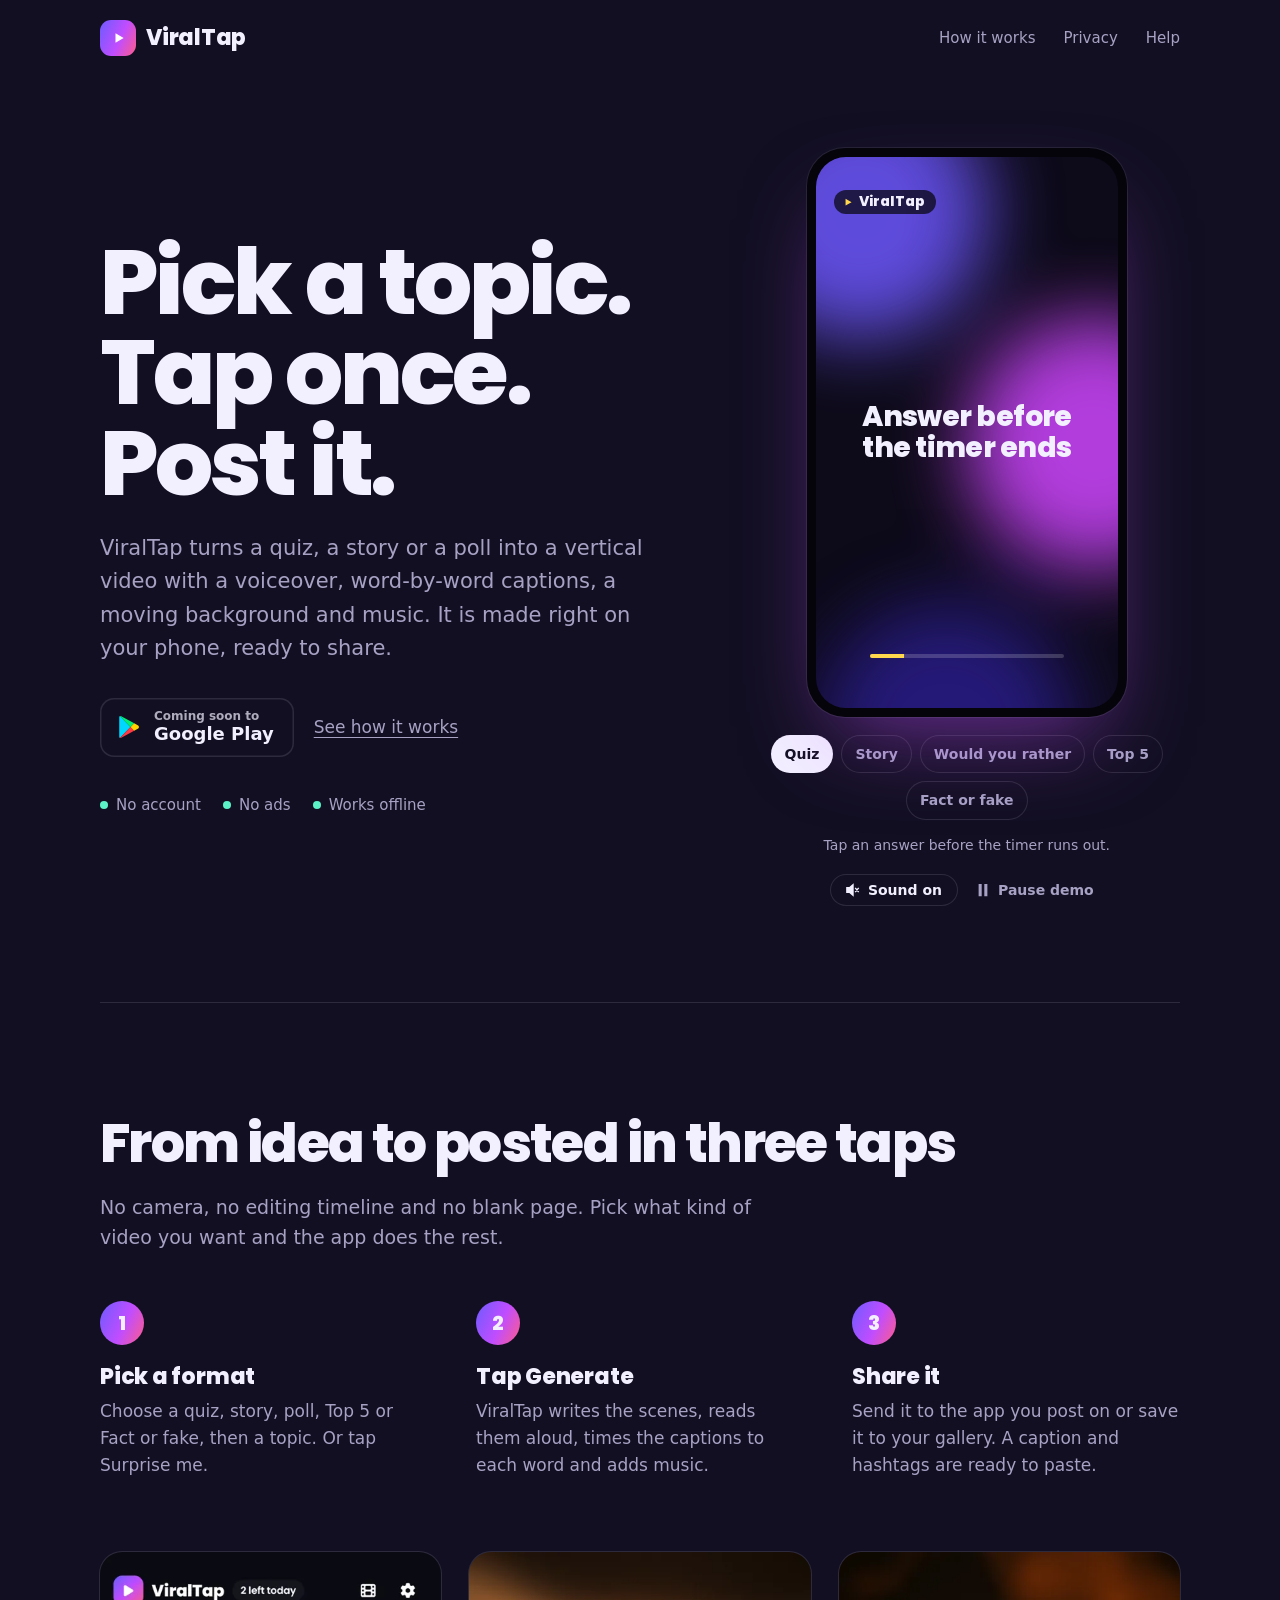
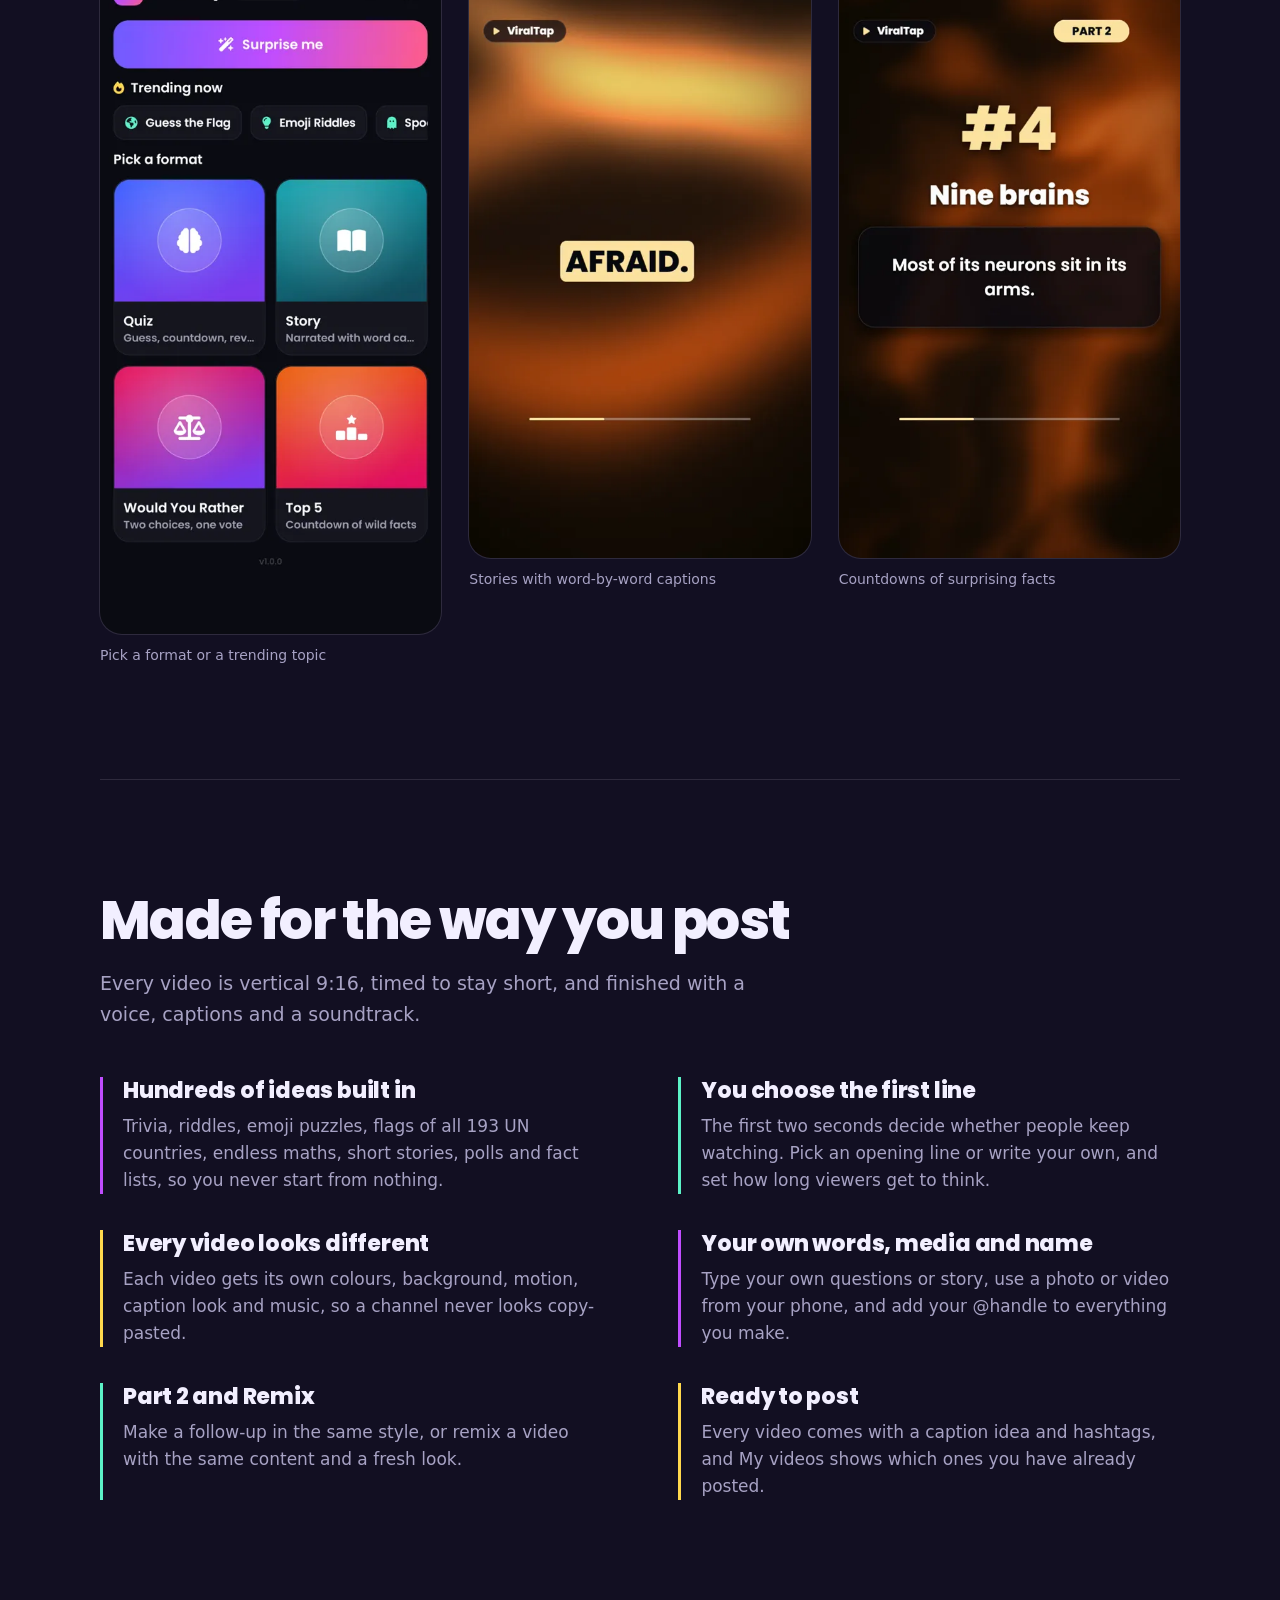
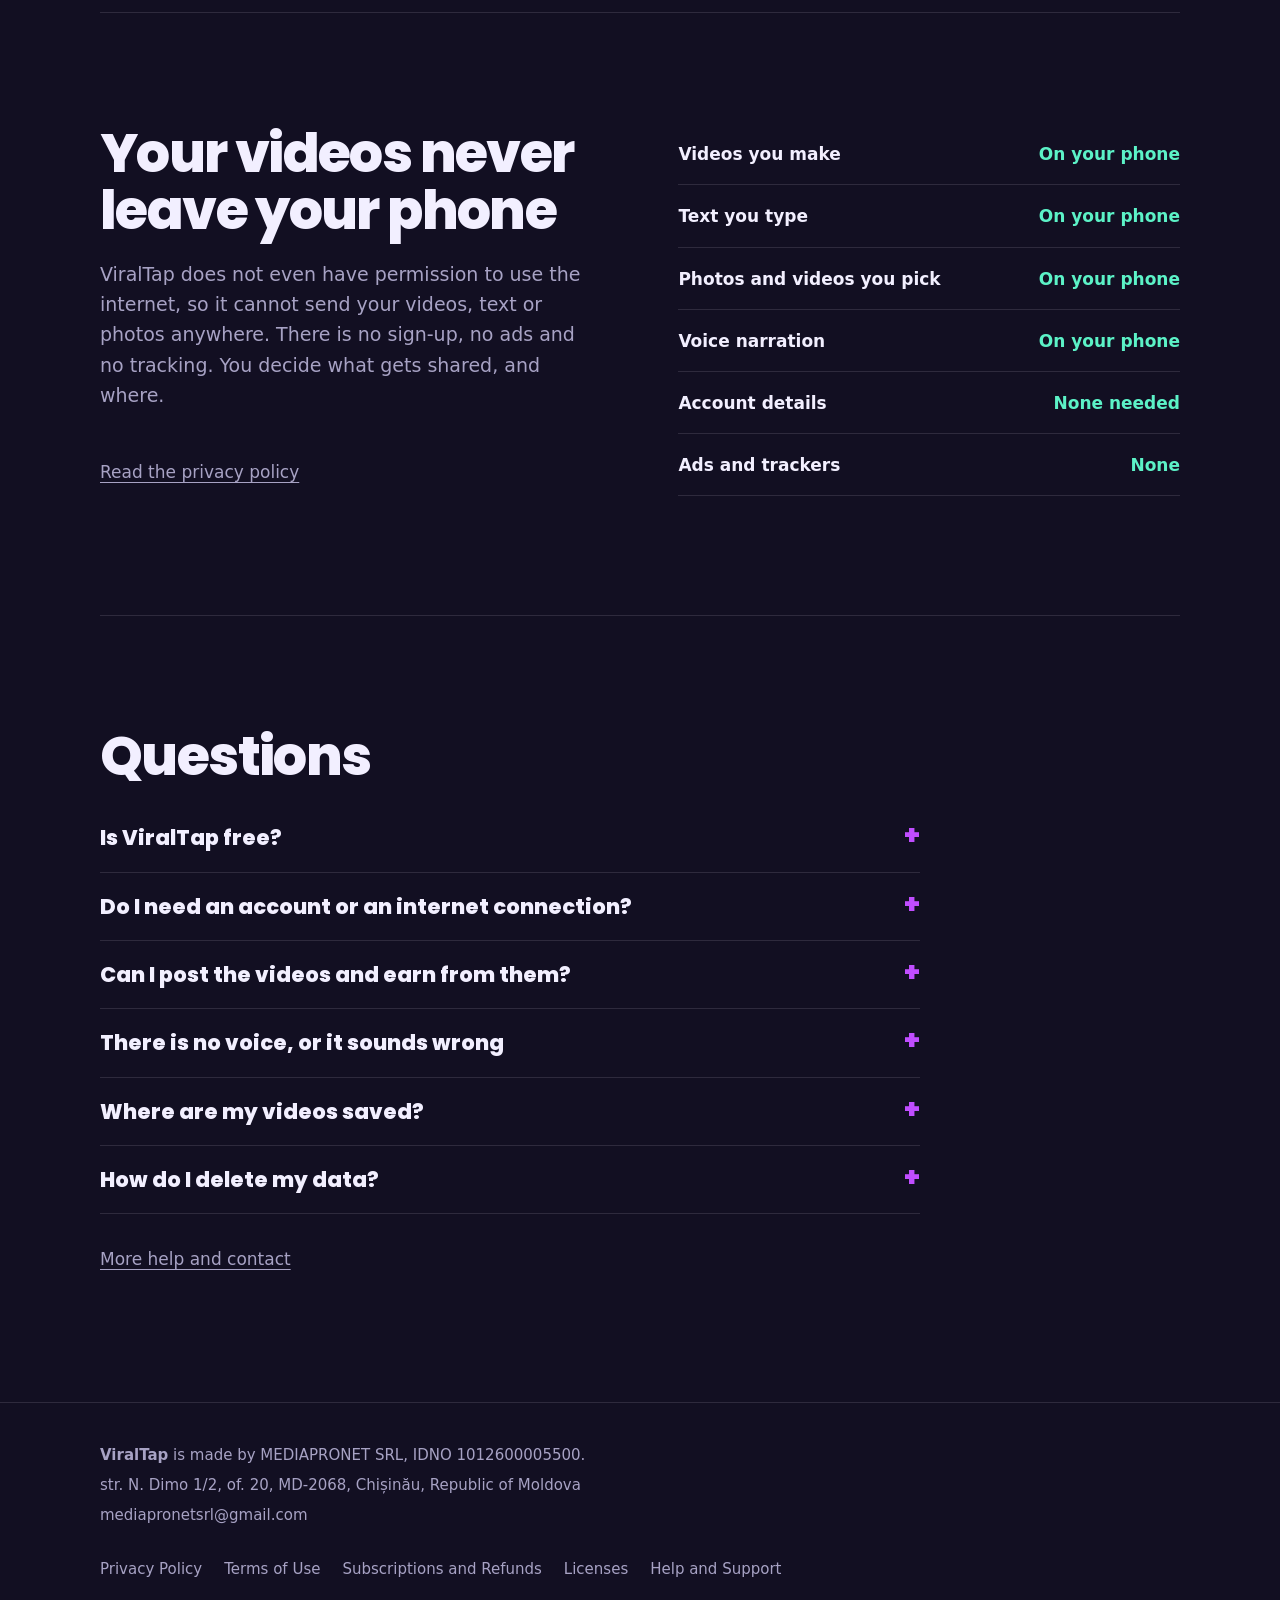
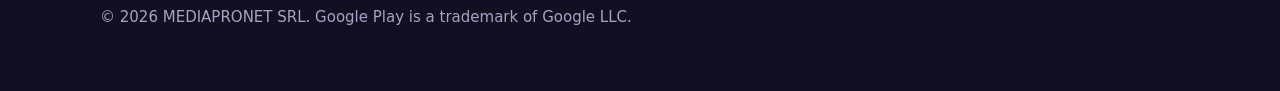
<file: index.html>
<!doctype html>
<html lang="en">
<head>
<meta charset="utf-8">
<meta name="viewport" content="width=device-width,initial-scale=1">
<title>ViralTap: make short videos in one tap</title>
<meta name="description" content="ViralTap turns a quiz, a story or a poll into a vertical video with voiceover, word-by-word captions and music. Made on your phone. No account, no ads, works offline.">
<link rel="canonical" href="https://sergiupogor.github.io/viraltap-app/">
<meta name="theme-color" content="#120f22">
<link rel="icon" type="image/png" href="assets/favicon.png">
<link rel="apple-touch-icon" href="assets/icon-192.png">
<link rel="preload" href="assets/poppins-800.ttf" as="font" type="font/ttf" crossorigin>
<meta property="og:type" content="website">
<meta property="og:title" content="ViralTap: make short videos in one tap">
<meta property="og:description" content="Quiz, story, poll and countdown videos with voice, captions and music. Made on your phone.">
<meta property="og:url" content="https://sergiupogor.github.io/viraltap-app/">
<meta property="og:image" content="https://sergiupogor.github.io/viraltap-app/assets/og.png">
<meta name="twitter:card" content="summary_large_image">
<link rel="stylesheet" href="styles.css">
<script type="application/ld+json">
{"@context":"https://schema.org","@type":"SoftwareApplication","name":"ViralTap","operatingSystem":"Android","applicationCategory":"MultimediaApplication","description":"Make vertical quiz, story, poll and countdown videos with voiceover, captions and music, on your phone.","url":"https://sergiupogor.github.io/viraltap-app/","publisher":{"@type":"Organization","name":"MEDIAPRONET SRL","email":"mediapronetsrl@gmail.com","legalName":"Societatea cu Răspundere Limitată MEDIAPRONET","taxID":"1012600005500","address":{"@type":"PostalAddress","streetAddress":"str. N. Dimo 1/2, of. 20","postalCode":"MD-2068","addressLocality":"Chișinău","addressCountry":"MD"}},"offers":{"@type":"Offer","price":"0","priceCurrency":"USD"}}
</script>
</head>
<body>
<a class="skip" href="#main">Skip to content</a>
<div class="wrap">
  <header class="top">
    <a class="brand" href="./" aria-label="ViralTap home"><span class="mark"><svg viewBox="0 0 24 24" fill="#fff" aria-hidden="true"><path d="M6 4l14 8-14 8z"/></svg></span>ViralTap</a>
    <nav aria-label="Main">
      <a class="hide-sm" href="#how">How it works</a>
      <a href="#privacy">Privacy</a>
      <a href="support.html">Help</a>
    </nav>
  </header>

  <main id="main">
    <div class="hero">
      <div class="hero-copy">
        <h1><span>Pick a topic.</span><span>Tap once.</span><span>Post it.</span></h1>
        <p class="lede">ViralTap turns a quiz, a story or a poll into a vertical video with a voiceover, word-by-word captions, a moving background and music. It is made right on your phone, ready to share.</p>
        <div class="cta">
          <span class="play" aria-disabled="true"><svg viewBox="0 0 24 24" aria-hidden="true"><path fill="#00d7fe" d="M3.6 1.8 13.4 12 3.6 22.2c-.4-.2-.6-.6-.6-1.1V2.9c0-.5.2-.9.6-1.1z"/><path fill="#00f076" d="M16.8 8.6 13.4 12 3.6 1.8c.2-.1.5-.1.8.1z"/><path fill="#ff3a44" d="m16.8 15.4-12.4 6.7c-.3.2-.6.2-.8.1L13.4 12z"/><path fill="#ffd500" d="m20.5 10.6-3.7-2L13.4 12l3.4 3.4 3.7-2c.9-.6.9-2.2 0-2.8z"/></svg><span><small>Coming soon to</small><b>Google Play</b></span></span>
          <a class="textlink" href="#how">See how it works</a>
        </div>
        <ul class="promises" aria-label="What you will not find">
          <li>No account</li>
          <li>No ads</li>
          <li>Works offline</li>
        </ul>
      </div>

      <div class="stage">
        <div class="phone">
          <div class="screen" id="screen" role="region" aria-label="Playable example of a video made with ViralTap">
            <div class="orbs" aria-hidden="true"><i></i><i></i><i></i></div>
            <span class="badge" aria-hidden="true"><svg viewBox="0 0 24 24"><path d="M6 4l14 8-14 8z"/></svg>ViralTap</span>
            <div class="prog" aria-hidden="true"><i></i></div>
          </div>
        </div>
        <fieldset class="formats">
          <legend>Choose a format to preview</legend>
          <input type="radio" name="format" id="f-quiz" value="quiz" checked><label for="f-quiz">Quiz</label>
          <input type="radio" name="format" id="f-story" value="story"><label for="f-story">Story</label>
          <input type="radio" name="format" id="f-wyr" value="wyr"><label for="f-wyr">Would you rather</label>
          <input type="radio" name="format" id="f-top5" value="top5"><label for="f-top5">Top 5</label>
          <input type="radio" name="format" id="f-ff" value="factfake"><label for="f-ff">Fact or fake</label>
        </fieldset>
        <p class="demo-hint" id="demo-hint" aria-live="polite">Tap an answer before the timer runs out.</p>
        <div class="controls">
          <button class="pause sound" id="sound" type="button" aria-pressed="false" aria-controls="screen"><svg viewBox="0 0 16 16" aria-hidden="true"></svg><span>Sound on</span></button>
          <button class="pause" id="pause" type="button" aria-pressed="false" aria-controls="screen"><svg viewBox="0 0 16 16" aria-hidden="true"><path d="M3 1h3.5v14H3zM9.5 1H13v14H9.5z"/></svg><span>Pause demo</span></button>
        </div>
      </div>
    </div>

    <section id="how" aria-labelledby="how-h">
      <h2 id="how-h">From idea to posted in three taps</h2>
      <p class="intro">No camera, no editing timeline and no blank page. Pick what kind of video you want and the app does the rest.</p>
      <ol class="steps">
        <li><h3>Pick a format</h3><p>Choose a quiz, story, poll, Top 5 or Fact or fake, then a topic. Or tap Surprise me.</p></li>
        <li><h3>Tap Generate</h3><p>ViralTap writes the scenes, reads them aloud, times the captions to each word and adds music.</p></li>
        <li><h3>Share it</h3><p>Send it to the app you post on or save it to your gallery. A caption and hashtags are ready to paste.</p></li>
      </ol>
      <div class="shots">
        <figure><img src="assets/shot-1-home.webp" width="480" height="960" loading="lazy" alt="ViralTap home screen with Surprise me, trending topics and four formats"><figcaption>Pick a format or a trending topic</figcaption></figure>
        <figure><img src="assets/shot-3-story.webp" width="540" height="960" loading="lazy" alt="A story video frame with large captions"><figcaption>Stories with word-by-word captions</figcaption></figure>
        <figure><img src="assets/shot-4-facts.webp" width="540" height="960" loading="lazy" alt="A Top 5 facts video frame"><figcaption>Countdowns of surprising facts</figcaption></figure>
      </div>
    </section>

    <section aria-labelledby="make-h">
      <h2 id="make-h">Made for the way you post</h2>
      <p class="intro">Every video is vertical 9:16, timed to stay short, and finished with a voice, captions and a soundtrack.</p>
      <div class="feats">
        <div><h3>Hundreds of ideas built in</h3><p>Trivia, riddles, emoji puzzles, flags of all 193 UN countries, endless maths, short stories, polls and fact lists, so you never start from nothing.</p></div>
        <div><h3>You choose the first line</h3><p>The first two seconds decide whether people keep watching. Pick an opening line or write your own, and set how long viewers get to think.</p></div>
        <div><h3>Every video looks different</h3><p>Each video gets its own colours, background, motion, caption look and music, so a channel never looks copy-pasted.</p></div>
        <div><h3>Your own words, media and name</h3><p>Type your own questions or story, use a photo or video from your phone, and add your @handle to everything you make.</p></div>
        <div><h3>Part 2 and Remix</h3><p>Make a follow-up in the same style, or remix a video with the same content and a fresh look.</p></div>
        <div><h3>Ready to post</h3><p>Every video comes with a caption idea and hashtags, and My videos shows which ones you have already posted.</p></div>
      </div>
    </section>

    <section id="privacy" aria-labelledby="priv-h">
      <div class="private">
        <div>
          <h2 id="priv-h">Your videos never leave your phone</h2>
          <p class="intro">ViralTap does not even have permission to use the internet, so it cannot send your videos, text or photos anywhere. There is no sign-up, no ads and no tracking. You decide what gets shared, and where.</p>
          <p><a class="textlink" href="privacy.html">Read the privacy policy</a></p>
        </div>
        <ul aria-label="Where your data stays">
          <li><b>Videos you make</b><span>On your phone</span></li>
          <li><b>Text you type</b><span>On your phone</span></li>
          <li><b>Photos and videos you pick</b><span>On your phone</span></li>
          <li><b>Voice narration</b><span>On your phone</span></li>
          <li><b>Account details</b><span>None needed</span></li>
          <li><b>Ads and trackers</b><span>None</span></li>
        </ul>
      </div>
    </section>

    <section aria-labelledby="faq-h">
      <h2 id="faq-h">Questions</h2>
      <div class="faq">
        <details><summary>Is ViralTap free?</summary><p>Yes. You can make up to 10 videos a day for free. Free videos carry a small ViralTap badge and end card. A Pro plan is planned but is not on sale yet.</p></details>
        <details><summary>Do I need an account or an internet connection?</summary><p>Neither. Videos are made entirely on your phone, so you can create offline as long as your phone has an offline voice installed. You only need a connection to post the video in another app.</p></details>
        <details><summary>Can I post the videos and earn from them?</summary><p>Yes. You may use videos you make for personal and commercial purposes, including monetised posts. You are responsible for any text or media you add yourself. See the <a href="terms.html">Terms of Use</a>.</p></details>
        <details><summary>There is no voice, or it sounds wrong</summary><p>Voices come from your phone. In the app, open Settings and tap Install or manage voices to add an offline voice.</p></details>
        <details><summary>Where are my videos saved?</summary><p>In the app's library. Videos you save to your phone appear in your gallery in the Movies/ViralTap folder.</p></details>
        <details><summary>How do I delete my data?</summary><p>Everything is on your phone and there is no account to close. Delete videos in the app, or uninstall it to remove everything.</p></details>
      </div>
      <p style="margin-top:32px"><a class="textlink" href="support.html">More help and contact</a></p>
    </section>
  </main>
</div>
<footer class="site"><div class="wrap"><div class="row">
<div><p><b>ViralTap</b> is made by MEDIAPRONET SRL, IDNO 1012600005500.</p><p>str. N. Dimo 1/2, of. 20, MD-2068, Chișinău, Republic of Moldova</p><p><a href="mailto:mediapronetsrl@gmail.com">mediapronetsrl@gmail.com</a></p></div>
<nav aria-label="Legal and help"><a href="privacy.html">Privacy Policy</a><a href="terms.html">Terms of Use</a><a href="subscriptions.html">Subscriptions and Refunds</a><a href="licenses.html">Licenses</a><a href="support.html">Help and Support</a></nav>
</div><p style="margin-top:24px">© 2026 MEDIAPRONET SRL. Google Play is a trademark of Google LLC.</p></div></footer>
<script src="demo.js" defer></script>
</body>
</html>
</file>
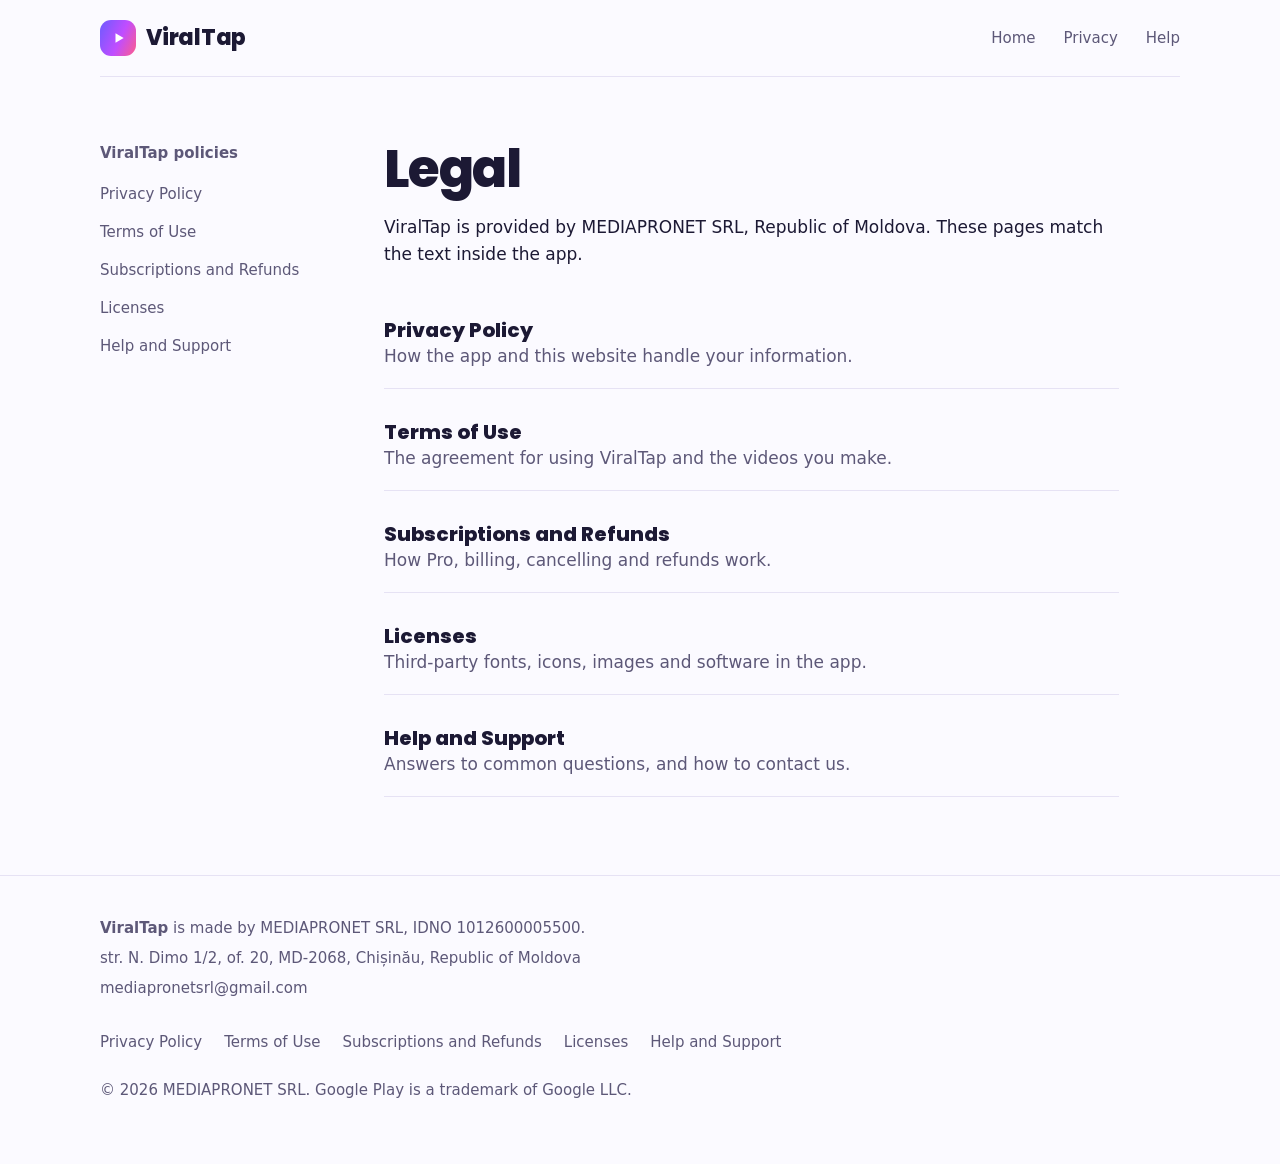
<file: legal.html>
<!doctype html>
<html lang="en"><head><meta charset="utf-8"><meta name="viewport" content="width=device-width,initial-scale=1">
<title>Legal | ViralTap</title><meta name="description" content="All ViralTap policies in one place.">
<link rel="canonical" href="https://sergiupogor.github.io/viraltap-app/legal.html"><meta name="theme-color" content="#120f22">
<link rel="icon" type="image/png" href="assets/favicon.png"><link rel="stylesheet" href="styles.css"></head>
<body class="doc"><a class="skip" href="#main">Skip to content</a><div class="wrap"><header class="top"><a class="brand" href="./" aria-label="ViralTap home"><span class="mark"><svg viewBox="0 0 24 24" fill="#fff" aria-hidden="true"><path d="M6 4l14 8-14 8z"/></svg></span>ViralTap</a>
<nav aria-label="Main"><a href="./">Home</a><a href="privacy.html">Privacy</a><a href="support.html">Help</a></nav></header>
<div class="doc-grid"><aside class="doc-side"><p>ViralTap policies</p><nav aria-label="Policies"><ul><li><a href="privacy.html">Privacy Policy</a></li><li><a href="terms.html">Terms of Use</a></li><li><a href="subscriptions.html">Subscriptions and Refunds</a></li><li><a href="licenses.html">Licenses</a></li><li><a href="support.html">Help and Support</a></li></ul></nav></aside>
<main id="main"><article class="legal">
<h1>Legal</h1><p>ViralTap is provided by MEDIAPRONET SRL, Republic of Moldova. These pages match the text inside the app.</p><ul class="hub"><li><a href="privacy.html"><b>Privacy Policy</b><span>How the app and this website handle your information.</span></a></li><li><a href="terms.html"><b>Terms of Use</b><span>The agreement for using ViralTap and the videos you make.</span></a></li><li><a href="subscriptions.html"><b>Subscriptions and Refunds</b><span>How Pro, billing, cancelling and refunds work.</span></a></li><li><a href="licenses.html"><b>Licenses</b><span>Third-party fonts, icons, images and software in the app.</span></a></li><li><a href="support.html"><b>Help and Support</b><span>Answers to common questions, and how to contact us.</span></a></li></ul>
</article></main></div></div>
<footer class="site"><div class="wrap"><div class="row">
<div><p><b>ViralTap</b> is made by MEDIAPRONET SRL, IDNO 1012600005500.</p><p>str. N. Dimo 1/2, of. 20, MD-2068, Chișinău, Republic of Moldova</p><p><a href="mailto:mediapronetsrl@gmail.com">mediapronetsrl@gmail.com</a></p></div>
<nav aria-label="Legal and help"><a href="privacy.html">Privacy Policy</a><a href="terms.html">Terms of Use</a><a href="subscriptions.html">Subscriptions and Refunds</a><a href="licenses.html">Licenses</a><a href="support.html">Help and Support</a></nav>
</div><p style="margin-top:24px">© 2026 MEDIAPRONET SRL. Google Play is a trademark of Google LLC.</p></div></footer>
</body></html>
</file>
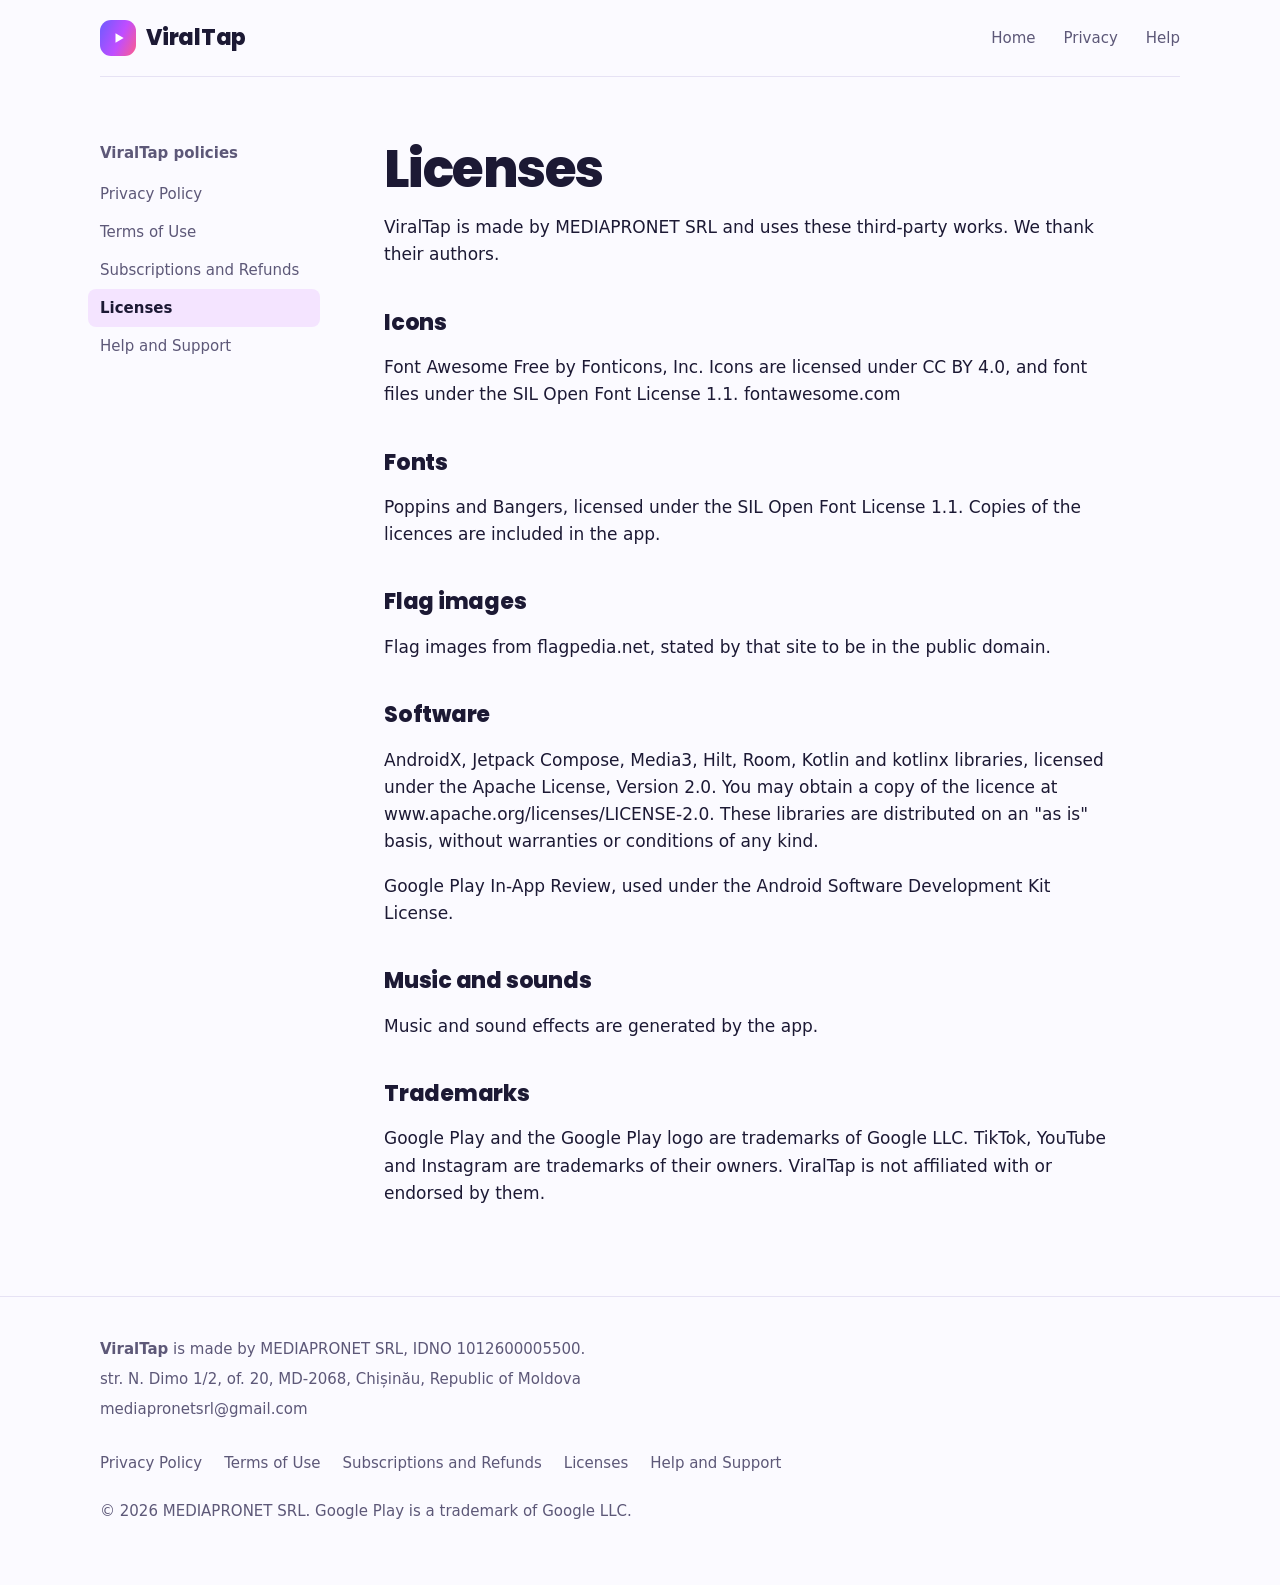
<file: licenses.html>
<!doctype html>
<html lang="en"><head><meta charset="utf-8"><meta name="viewport" content="width=device-width,initial-scale=1">
<title>Licenses | ViralTap</title><meta name="description" content="Third-party fonts, icons, images and software in the app.">
<link rel="canonical" href="https://sergiupogor.github.io/viraltap-app/licenses.html"><meta name="theme-color" content="#120f22">
<link rel="icon" type="image/png" href="assets/favicon.png"><link rel="stylesheet" href="styles.css"></head>
<body class="doc"><a class="skip" href="#main">Skip to content</a><div class="wrap"><header class="top"><a class="brand" href="./" aria-label="ViralTap home"><span class="mark"><svg viewBox="0 0 24 24" fill="#fff" aria-hidden="true"><path d="M6 4l14 8-14 8z"/></svg></span>ViralTap</a>
<nav aria-label="Main"><a href="./">Home</a><a href="privacy.html">Privacy</a><a href="support.html">Help</a></nav></header>
<div class="doc-grid"><aside class="doc-side"><p>ViralTap policies</p><nav aria-label="Policies"><ul><li><a href="privacy.html">Privacy Policy</a></li><li><a href="terms.html">Terms of Use</a></li><li><a href="subscriptions.html">Subscriptions and Refunds</a></li><li><a href="licenses.html" aria-current="page">Licenses</a></li><li><a href="support.html">Help and Support</a></li></ul></nav></aside>
<main id="main"><article class="legal">
<h1>Licenses</h1>
<p>ViralTap is made by MEDIAPRONET SRL and uses these third-party works. We thank their authors.</p>
<h2>Icons</h2>
<p>Font Awesome Free by Fonticons, Inc. Icons are licensed under CC BY 4.0, and font files under the SIL Open Font License 1.1. fontawesome.com</p>
<h2>Fonts</h2>
<p>Poppins and Bangers, licensed under the SIL Open Font License 1.1. Copies of the licences are included in the app.</p>
<h2>Flag images</h2>
<p>Flag images from flagpedia.net, stated by that site to be in the public domain.</p>
<h2>Software</h2>
<p>AndroidX, Jetpack Compose, Media3, Hilt, Room, Kotlin and kotlinx libraries, licensed under the Apache License, Version 2.0. You may obtain a copy of the licence at www.apache.org/licenses/LICENSE-2.0. These libraries are distributed on an "as is" basis, without warranties or conditions of any kind.</p>
<p>Google Play In-App Review, used under the Android Software Development Kit License.</p>
<h2>Music and sounds</h2>
<p>Music and sound effects are generated by the app.</p>
<h2>Trademarks</h2>
<p>Google Play and the Google Play logo are trademarks of Google LLC. TikTok, YouTube and Instagram are trademarks of their owners. ViralTap is not affiliated with or endorsed by them.</p>
</article></main></div></div>
<footer class="site"><div class="wrap"><div class="row">
<div><p><b>ViralTap</b> is made by MEDIAPRONET SRL, IDNO 1012600005500.</p><p>str. N. Dimo 1/2, of. 20, MD-2068, Chișinău, Republic of Moldova</p><p><a href="mailto:mediapronetsrl@gmail.com">mediapronetsrl@gmail.com</a></p></div>
<nav aria-label="Legal and help"><a href="privacy.html">Privacy Policy</a><a href="terms.html">Terms of Use</a><a href="subscriptions.html">Subscriptions and Refunds</a><a href="licenses.html">Licenses</a><a href="support.html">Help and Support</a></nav>
</div><p style="margin-top:24px">© 2026 MEDIAPRONET SRL. Google Play is a trademark of Google LLC.</p></div></footer>
</body></html>
</file>
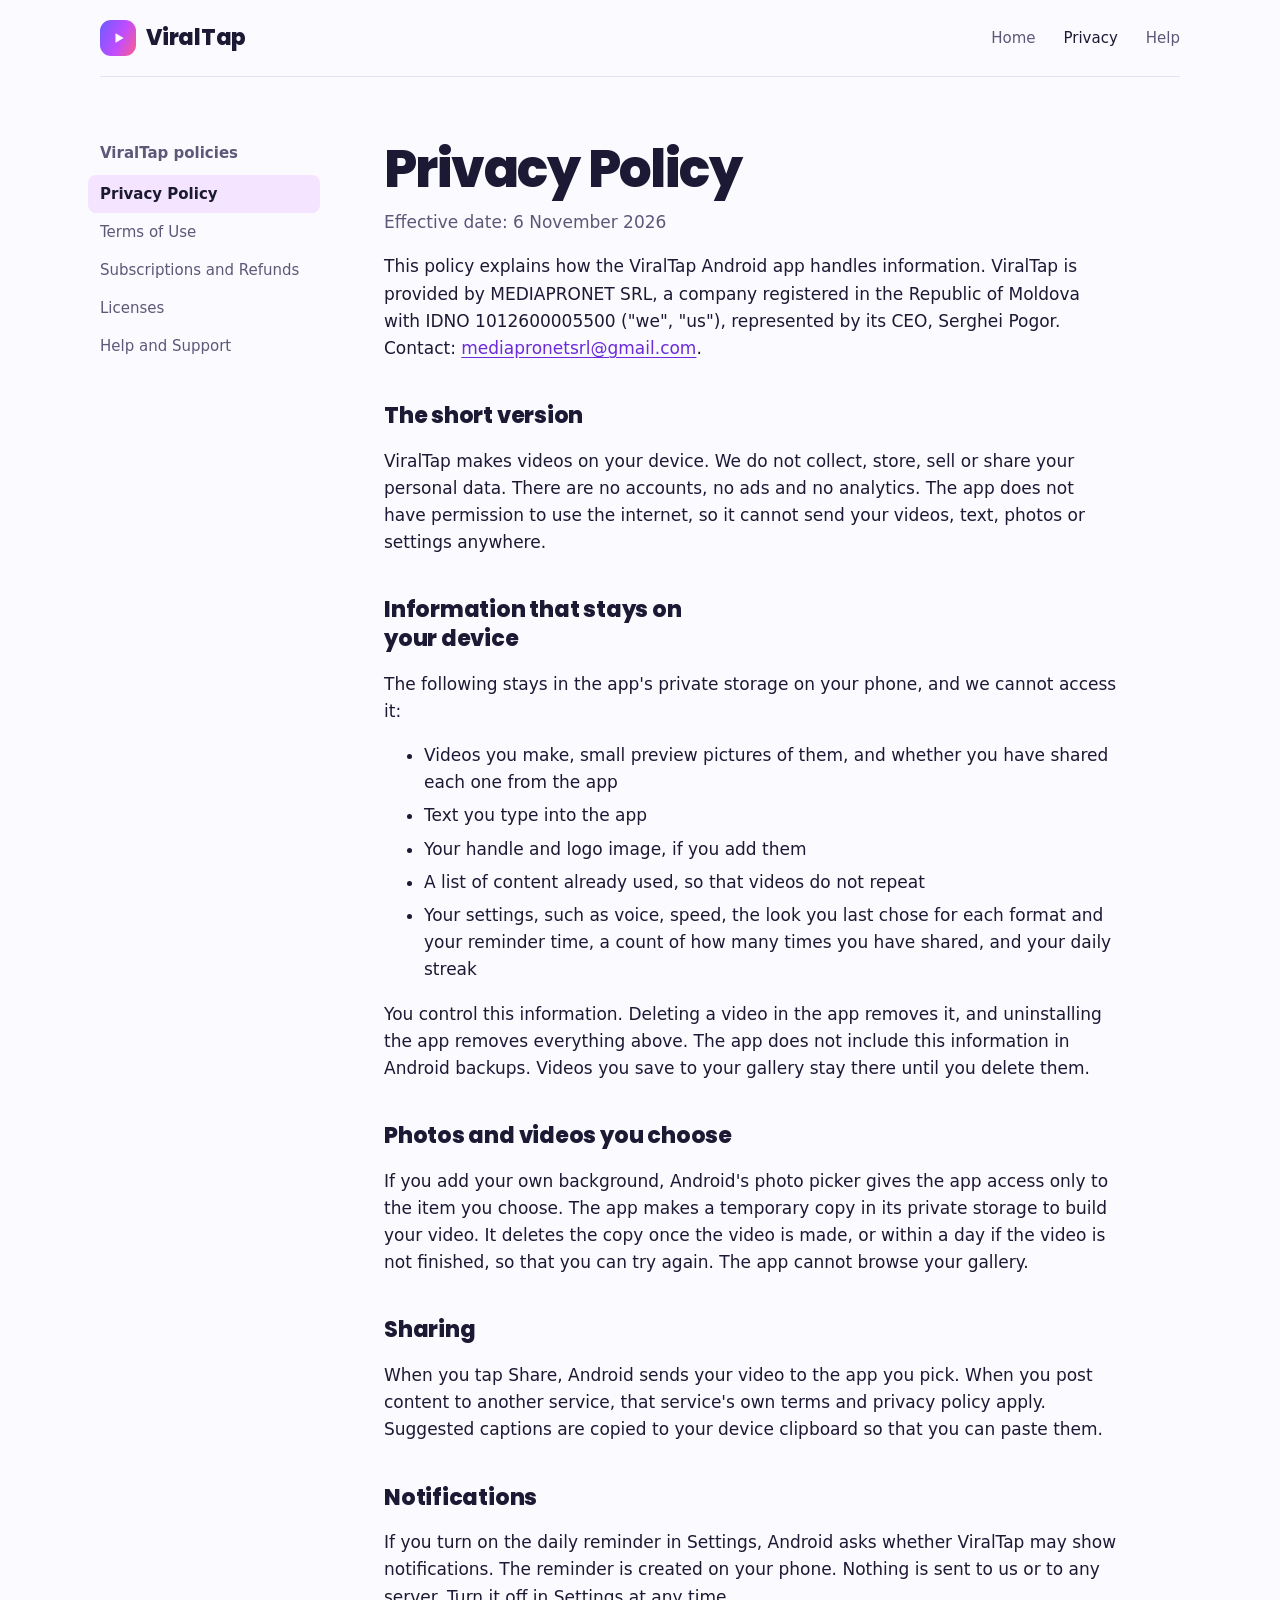
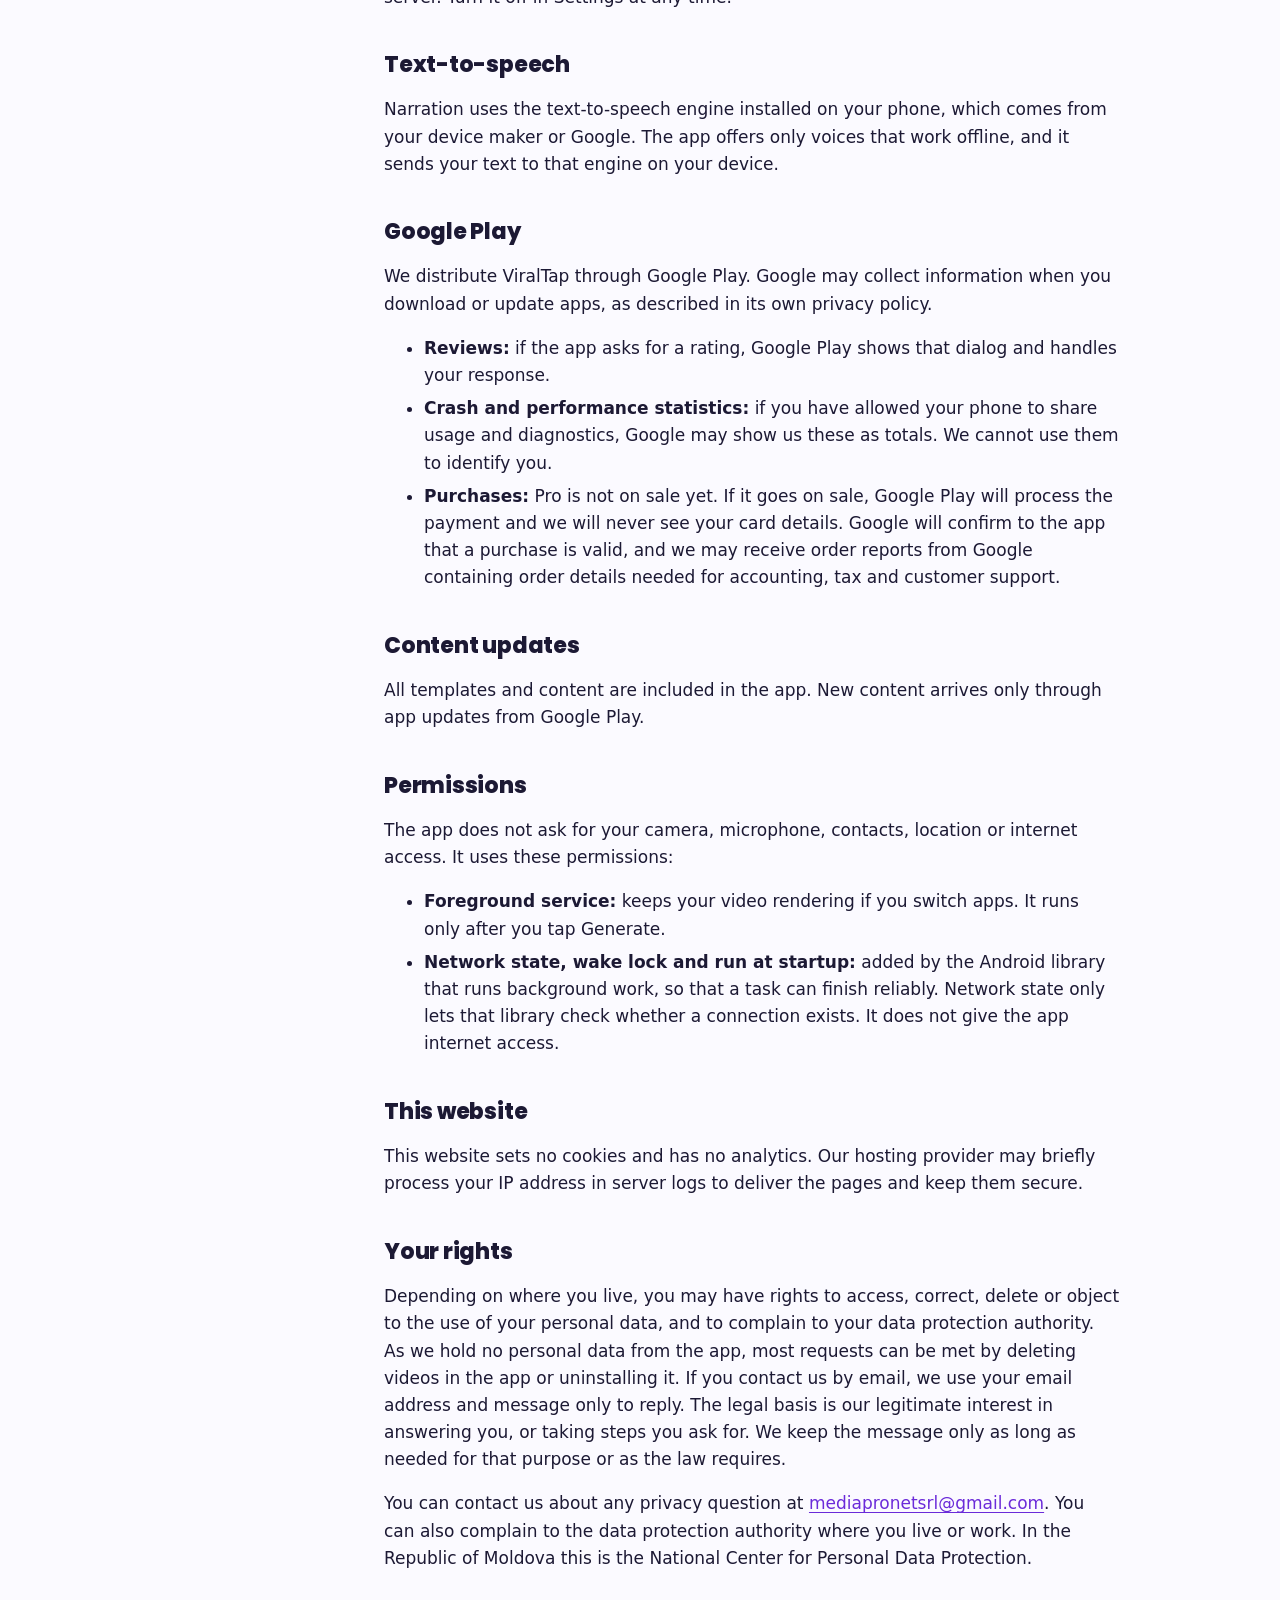
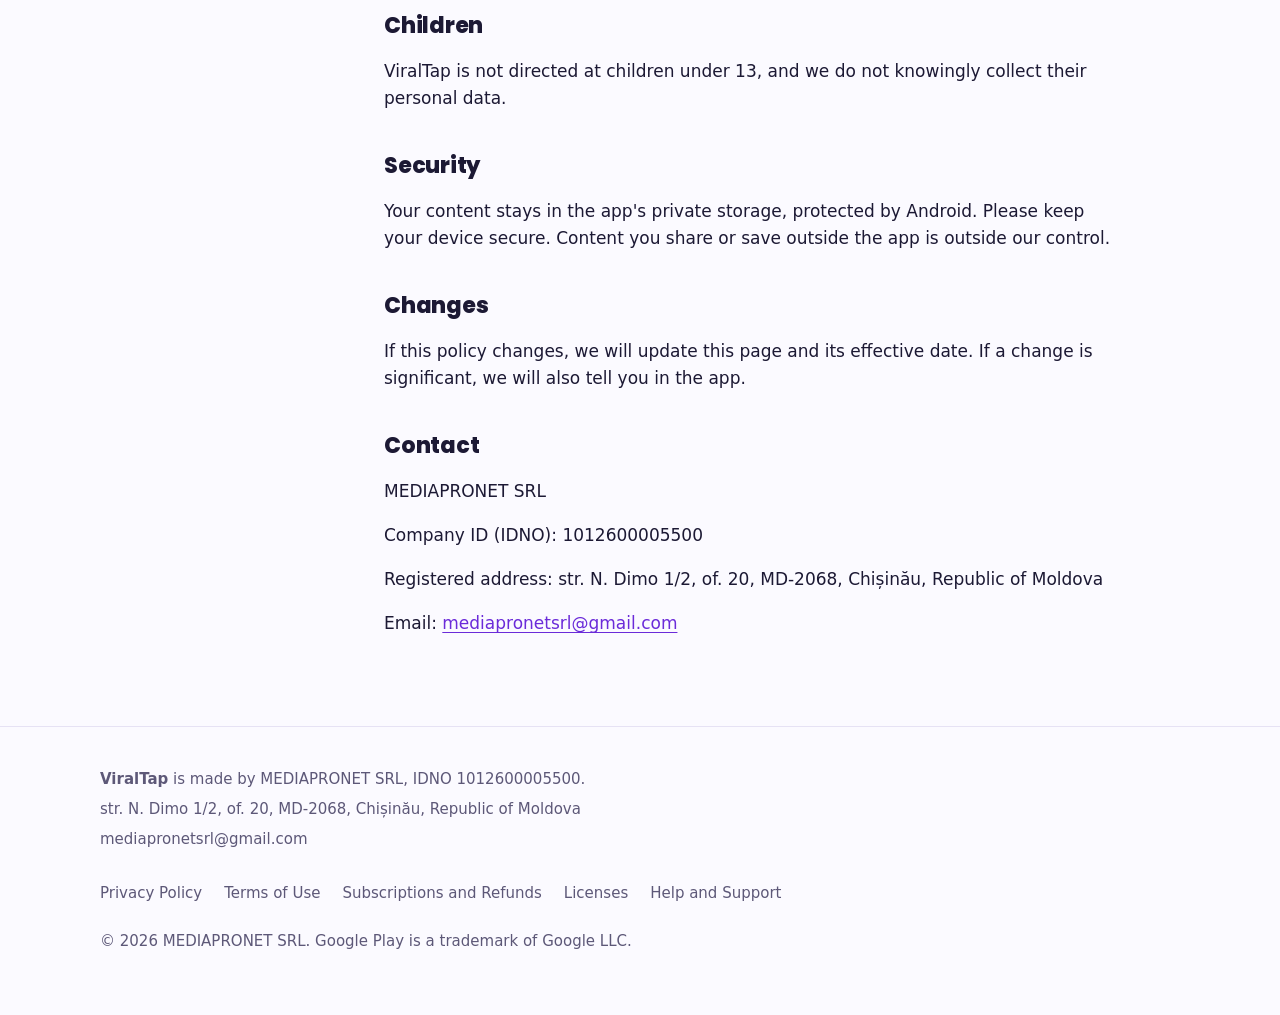
<file: privacy.html>
<!doctype html>
<html lang="en"><head><meta charset="utf-8"><meta name="viewport" content="width=device-width,initial-scale=1">
<title>Privacy Policy | ViralTap</title><meta name="description" content="How the app and this website handle your information.">
<link rel="canonical" href="https://sergiupogor.github.io/viraltap-app/privacy.html"><meta name="theme-color" content="#120f22">
<link rel="icon" type="image/png" href="assets/favicon.png"><link rel="stylesheet" href="styles.css"></head>
<body class="doc"><a class="skip" href="#main">Skip to content</a><div class="wrap"><header class="top"><a class="brand" href="./" aria-label="ViralTap home"><span class="mark"><svg viewBox="0 0 24 24" fill="#fff" aria-hidden="true"><path d="M6 4l14 8-14 8z"/></svg></span>ViralTap</a>
<nav aria-label="Main"><a href="./">Home</a><a href="privacy.html" aria-current="page">Privacy</a><a href="support.html">Help</a></nav></header>
<div class="doc-grid"><aside class="doc-side"><p>ViralTap policies</p><nav aria-label="Policies"><ul><li><a href="privacy.html" aria-current="page">Privacy Policy</a></li><li><a href="terms.html">Terms of Use</a></li><li><a href="subscriptions.html">Subscriptions and Refunds</a></li><li><a href="licenses.html">Licenses</a></li><li><a href="support.html">Help and Support</a></li></ul></nav></aside>
<main id="main"><article class="legal">
<h1>Privacy Policy</h1>
<p class="eff">Effective date: 6 November 2026</p>
<p>This policy explains how the ViralTap Android app handles information. ViralTap is provided by MEDIAPRONET SRL, a company registered in the Republic of Moldova with IDNO 1012600005500 ("we", "us"), represented by its CEO, Serghei Pogor. Contact: <a href="mailto:mediapronetsrl@gmail.com">mediapronetsrl@gmail.com</a>.</p>
<h2>The short version</h2>
<p>ViralTap makes videos on your device. We do not collect, store, sell or share your personal data. There are no accounts, no ads and no analytics. The app does not have permission to use the internet, so it cannot send your videos, text, photos or settings anywhere.</p>
<h2>Information that stays on your device</h2>
<p>The following stays in the app's private storage on your phone, and we cannot access it:</p>
<ul><li>Videos you make, small preview pictures of them, and whether you have shared each one from the app</li><li>Text you type into the app</li><li>Your handle and logo image, if you add them</li><li>A list of content already used, so that videos do not repeat</li><li>Your settings, such as voice, speed, the look you last chose for each format and your reminder time, a count of how many times you have shared, and your daily streak</li></ul>
<p>You control this information. Deleting a video in the app removes it, and uninstalling the app removes everything above. The app does not include this information in Android backups. Videos you save to your gallery stay there until you delete them.</p>
<h2>Photos and videos you choose</h2>
<p>If you add your own background, Android's photo picker gives the app access only to the item you choose. The app makes a temporary copy in its private storage to build your video. It deletes the copy once the video is made, or within a day if the video is not finished, so that you can try again. The app cannot browse your gallery.</p>
<h2>Sharing</h2>
<p>When you tap Share, Android sends your video to the app you pick. When you post content to another service, that service's own terms and privacy policy apply. Suggested captions are copied to your device clipboard so that you can paste them.</p>
<h2>Notifications</h2>
<p>If you turn on the daily reminder in Settings, Android asks whether ViralTap may show notifications. The reminder is created on your phone. Nothing is sent to us or to any server. Turn it off in Settings at any time.</p>
<h2>Text-to-speech</h2>
<p>Narration uses the text-to-speech engine installed on your phone, which comes from your device maker or Google. The app offers only voices that work offline, and it sends your text to that engine on your device.</p>
<h2>Google Play</h2>
<p>We distribute ViralTap through Google Play. Google may collect information when you download or update apps, as described in its own privacy policy.</p>
<ul><li><strong>Reviews:</strong> if the app asks for a rating, Google Play shows that dialog and handles your response.</li><li><strong>Crash and performance statistics:</strong> if you have allowed your phone to share usage and diagnostics, Google may show us these as totals. We cannot use them to identify you.</li><li><strong>Purchases:</strong> Pro is not on sale yet. If it goes on sale, Google Play will process the payment and we will never see your card details. Google will confirm to the app that a purchase is valid, and we may receive order reports from Google containing order details needed for accounting, tax and customer support.</li></ul>
<h2>Content updates</h2>
<p>All templates and content are included in the app. New content arrives only through app updates from Google Play.</p>
<h2>Permissions</h2>
<p>The app does not ask for your camera, microphone, contacts, location or internet access. It uses these permissions:</p>
<ul><li><strong>Foreground service:</strong> keeps your video rendering if you switch apps. It runs only after you tap Generate.</li><li><strong>Network state, wake lock and run at startup:</strong> added by the Android library that runs background work, so that a task can finish reliably. Network state only lets that library check whether a connection exists. It does not give the app internet access.</li></ul>
<h2>This website</h2>
<p>This website sets no cookies and has no analytics. Our hosting provider may briefly process your IP address in server logs to deliver the pages and keep them secure.</p>
<h2>Your rights</h2>
<p>Depending on where you live, you may have rights to access, correct, delete or object to the use of your personal data, and to complain to your data protection authority. As we hold no personal data from the app, most requests can be met by deleting videos in the app or uninstalling it. If you contact us by email, we use your email address and message only to reply. The legal basis is our legitimate interest in answering you, or taking steps you ask for. We keep the message only as long as needed for that purpose or as the law requires.</p>
<p>You can contact us about any privacy question at <a href="mailto:mediapronetsrl@gmail.com">mediapronetsrl@gmail.com</a>. You can also complain to the data protection authority where you live or work. In the Republic of Moldova this is the National Center for Personal Data Protection.</p>
<h2>Children</h2>
<p>ViralTap is not directed at children under 13, and we do not knowingly collect their personal data.</p>
<h2>Security</h2>
<p>Your content stays in the app's private storage, protected by Android. Please keep your device secure. Content you share or save outside the app is outside our control.</p>
<h2>Changes</h2>
<p>If this policy changes, we will update this page and its effective date. If a change is significant, we will also tell you in the app.</p>
<h2>Contact</h2>
<p>MEDIAPRONET SRL</p>
<p>Company ID (IDNO): 1012600005500</p>
<p>Registered address: str. N. Dimo 1/2, of. 20, MD-2068, Chișinău, Republic of Moldova</p>
<p>Email: <a href="mailto:mediapronetsrl@gmail.com">mediapronetsrl@gmail.com</a></p>
</article></main></div></div>
<footer class="site"><div class="wrap"><div class="row">
<div><p><b>ViralTap</b> is made by MEDIAPRONET SRL, IDNO 1012600005500.</p><p>str. N. Dimo 1/2, of. 20, MD-2068, Chișinău, Republic of Moldova</p><p><a href="mailto:mediapronetsrl@gmail.com">mediapronetsrl@gmail.com</a></p></div>
<nav aria-label="Legal and help"><a href="privacy.html">Privacy Policy</a><a href="terms.html">Terms of Use</a><a href="subscriptions.html">Subscriptions and Refunds</a><a href="licenses.html">Licenses</a><a href="support.html">Help and Support</a></nav>
</div><p style="margin-top:24px">© 2026 MEDIAPRONET SRL. Google Play is a trademark of Google LLC.</p></div></footer>
</body></html>
</file>
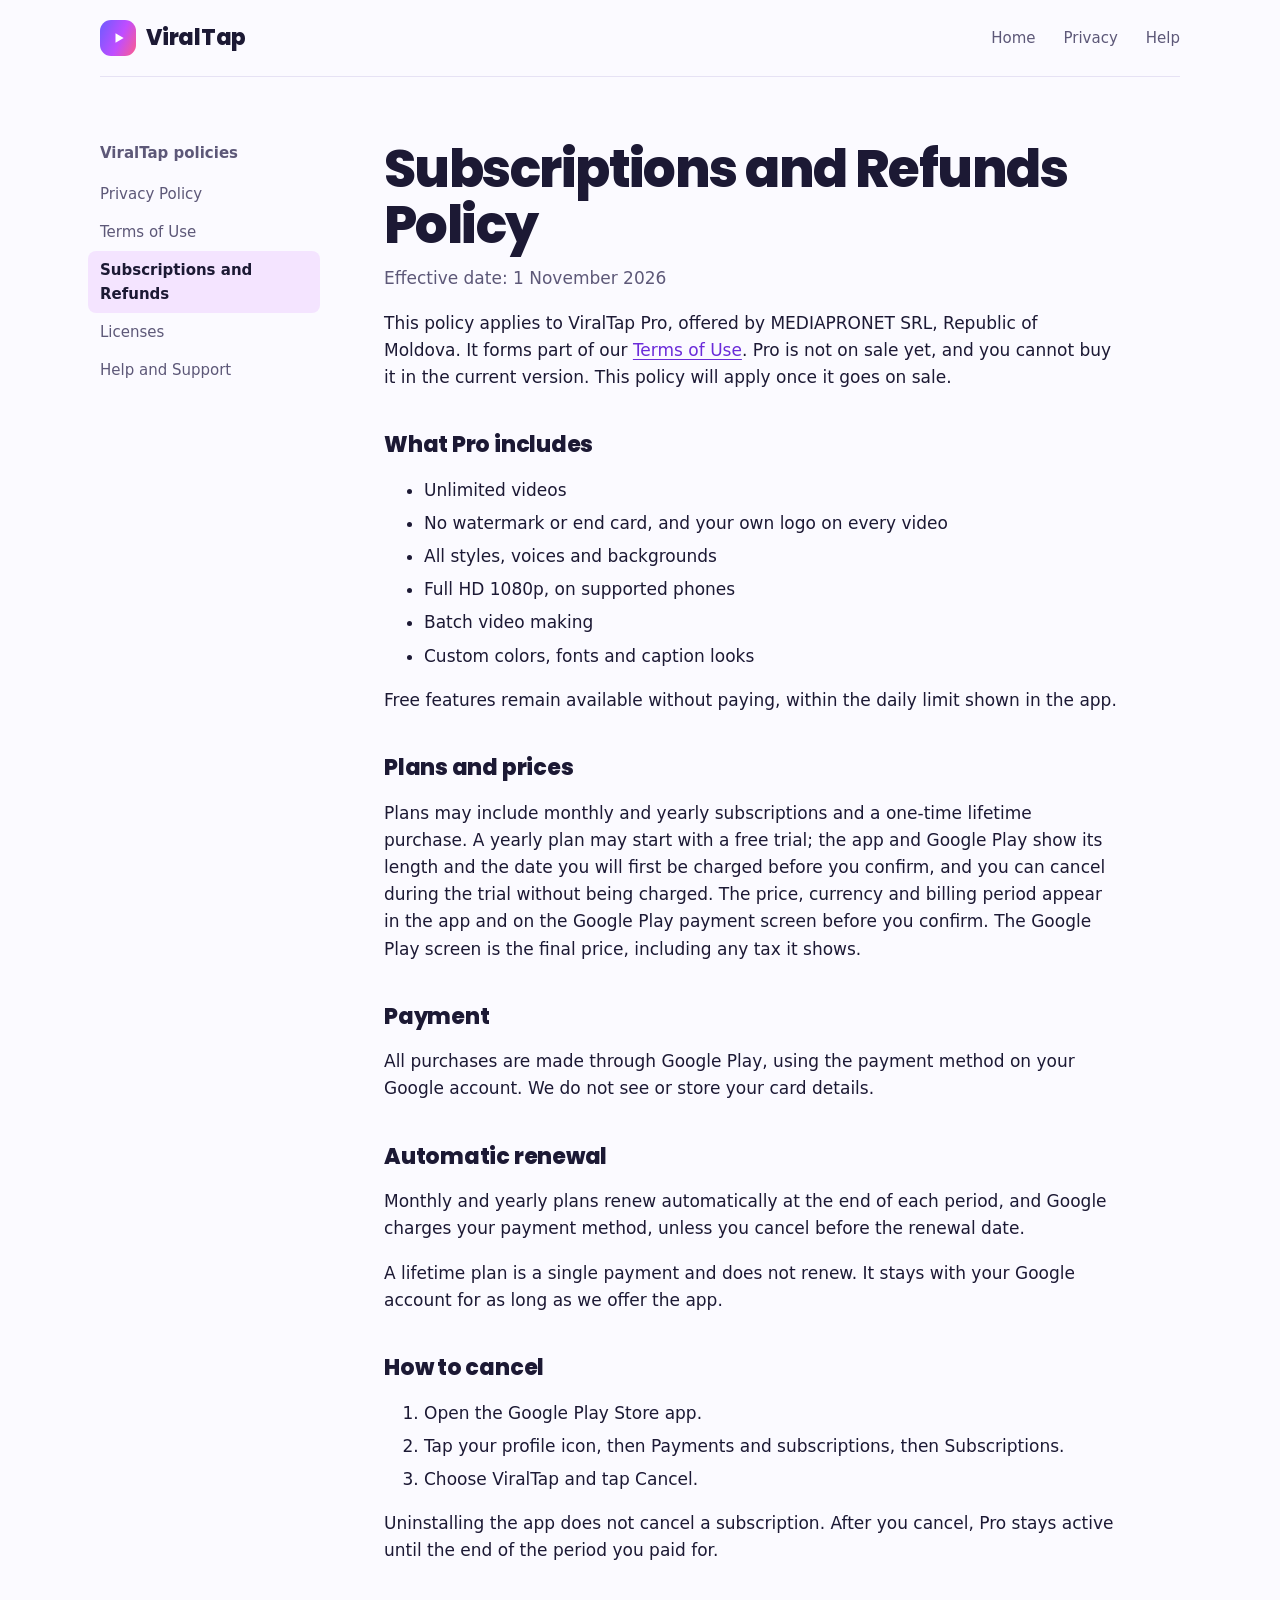
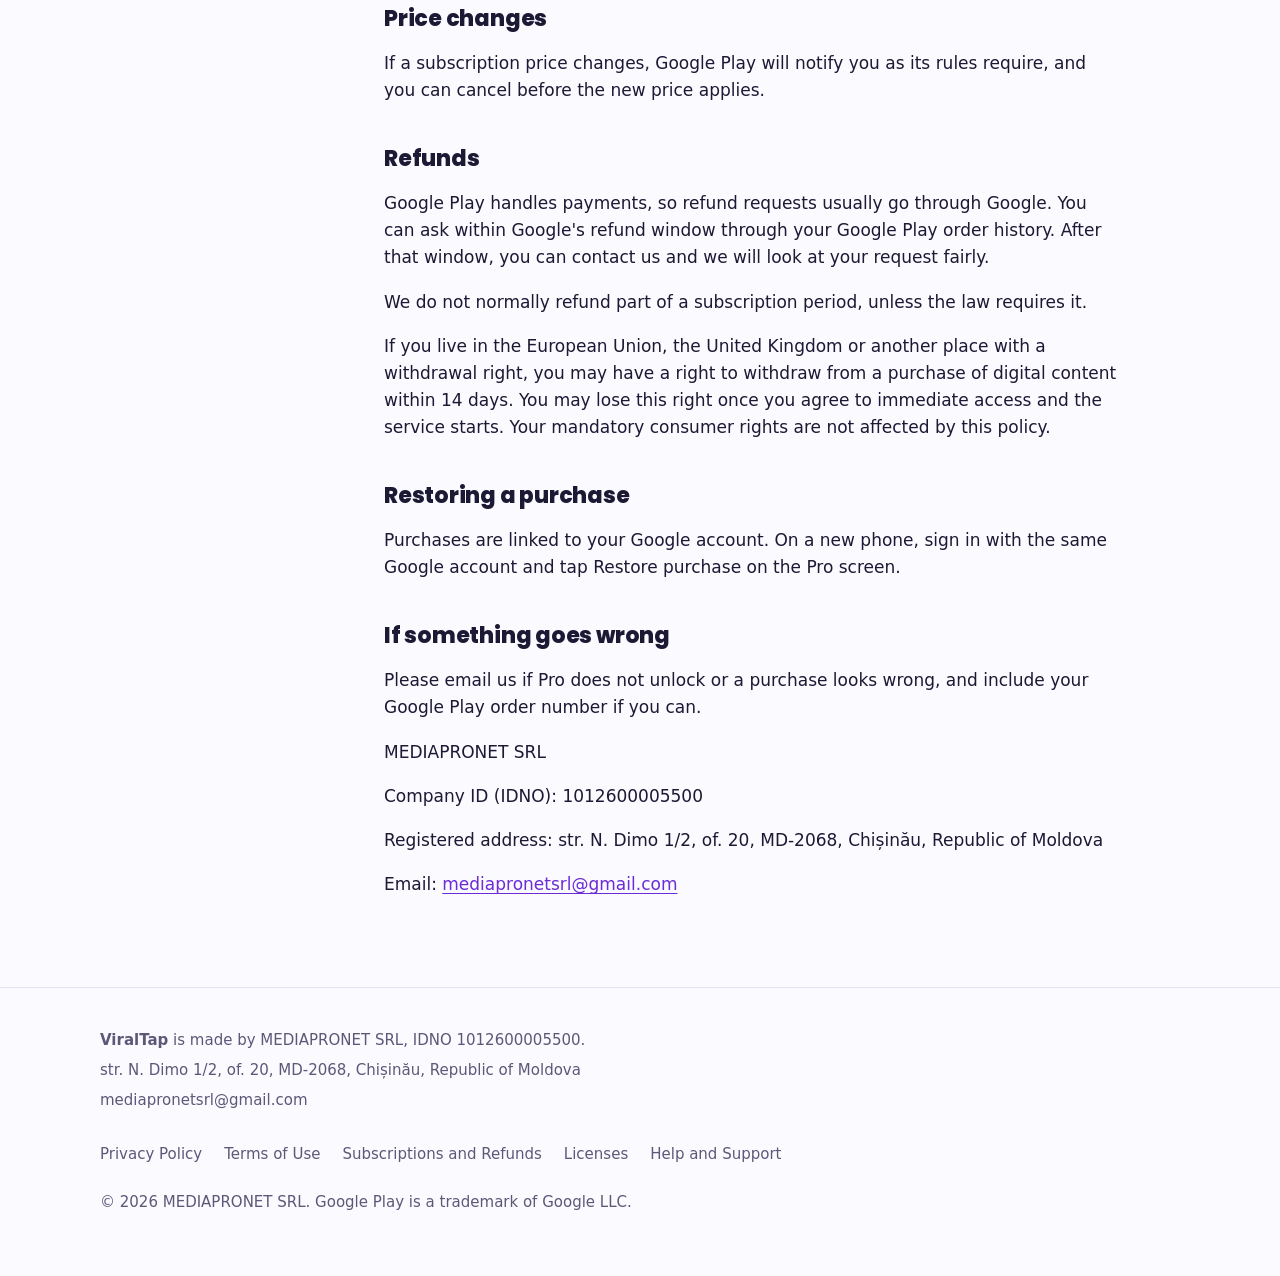
<file: subscriptions.html>
<!doctype html>
<html lang="en"><head><meta charset="utf-8"><meta name="viewport" content="width=device-width,initial-scale=1">
<title>Subscriptions and Refunds | ViralTap</title><meta name="description" content="How Pro, billing, cancelling and refunds work.">
<link rel="canonical" href="https://sergiupogor.github.io/viraltap-app/subscriptions.html"><meta name="theme-color" content="#120f22">
<link rel="icon" type="image/png" href="assets/favicon.png"><link rel="stylesheet" href="styles.css"></head>
<body class="doc"><a class="skip" href="#main">Skip to content</a><div class="wrap"><header class="top"><a class="brand" href="./" aria-label="ViralTap home"><span class="mark"><svg viewBox="0 0 24 24" fill="#fff" aria-hidden="true"><path d="M6 4l14 8-14 8z"/></svg></span>ViralTap</a>
<nav aria-label="Main"><a href="./">Home</a><a href="privacy.html">Privacy</a><a href="support.html">Help</a></nav></header>
<div class="doc-grid"><aside class="doc-side"><p>ViralTap policies</p><nav aria-label="Policies"><ul><li><a href="privacy.html">Privacy Policy</a></li><li><a href="terms.html">Terms of Use</a></li><li><a href="subscriptions.html" aria-current="page">Subscriptions and Refunds</a></li><li><a href="licenses.html">Licenses</a></li><li><a href="support.html">Help and Support</a></li></ul></nav></aside>
<main id="main"><article class="legal">
<h1>Subscriptions and Refunds Policy</h1>
<p class="eff">Effective date: 1 November 2026</p>
<p>This policy applies to ViralTap Pro, offered by MEDIAPRONET SRL, Republic of Moldova. It forms part of our <a href="terms.html">Terms of Use</a>. Pro is not on sale yet, and you cannot buy it in the current version. This policy will apply once it goes on sale.</p>
<h2>What Pro includes</h2>
<ul><li>Unlimited videos</li><li>No watermark or end card, and your own logo on every video</li><li>All styles, voices and backgrounds</li><li>Full HD 1080p, on supported phones</li><li>Batch video making</li><li>Custom colors, fonts and caption looks</li></ul>
<p>Free features remain available without paying, within the daily limit shown in the app.</p>
<h2>Plans and prices</h2>
<p>Plans may include monthly and yearly subscriptions and a one-time lifetime purchase. A yearly plan may start with a free trial; the app and Google Play show its length and the date you will first be charged before you confirm, and you can cancel during the trial without being charged. The price, currency and billing period appear in the app and on the Google Play payment screen before you confirm. The Google Play screen is the final price, including any tax it shows.</p>
<h2>Payment</h2>
<p>All purchases are made through Google Play, using the payment method on your Google account. We do not see or store your card details.</p>
<h2>Automatic renewal</h2>
<p>Monthly and yearly plans renew automatically at the end of each period, and Google charges your payment method, unless you cancel before the renewal date.</p>
<p>A lifetime plan is a single payment and does not renew. It stays with your Google account for as long as we offer the app.</p>
<h2>How to cancel</h2>
<ol><li>Open the Google Play Store app.</li><li>Tap your profile icon, then Payments and subscriptions, then Subscriptions.</li><li>Choose ViralTap and tap Cancel.</li></ol>
<p>Uninstalling the app does not cancel a subscription. After you cancel, Pro stays active until the end of the period you paid for.</p>
<h2>Price changes</h2>
<p>If a subscription price changes, Google Play will notify you as its rules require, and you can cancel before the new price applies.</p>
<h2>Refunds</h2>
<p>Google Play handles payments, so refund requests usually go through Google. You can ask within Google's refund window through your Google Play order history. After that window, you can contact us and we will look at your request fairly.</p>
<p>We do not normally refund part of a subscription period, unless the law requires it.</p>
<p>If you live in the European Union, the United Kingdom or another place with a withdrawal right, you may have a right to withdraw from a purchase of digital content within 14 days. You may lose this right once you agree to immediate access and the service starts. Your mandatory consumer rights are not affected by this policy.</p>
<h2>Restoring a purchase</h2>
<p>Purchases are linked to your Google account. On a new phone, sign in with the same Google account and tap Restore purchase on the Pro screen.</p>
<h2>If something goes wrong</h2>
<p>Please email us if Pro does not unlock or a purchase looks wrong, and include your Google Play order number if you can.</p>
<p>MEDIAPRONET SRL</p>
<p>Company ID (IDNO): 1012600005500</p>
<p>Registered address: str. N. Dimo 1/2, of. 20, MD-2068, Chișinău, Republic of Moldova</p>
<p>Email: <a href="mailto:mediapronetsrl@gmail.com">mediapronetsrl@gmail.com</a></p>
</article></main></div></div>
<footer class="site"><div class="wrap"><div class="row">
<div><p><b>ViralTap</b> is made by MEDIAPRONET SRL, IDNO 1012600005500.</p><p>str. N. Dimo 1/2, of. 20, MD-2068, Chișinău, Republic of Moldova</p><p><a href="mailto:mediapronetsrl@gmail.com">mediapronetsrl@gmail.com</a></p></div>
<nav aria-label="Legal and help"><a href="privacy.html">Privacy Policy</a><a href="terms.html">Terms of Use</a><a href="subscriptions.html">Subscriptions and Refunds</a><a href="licenses.html">Licenses</a><a href="support.html">Help and Support</a></nav>
</div><p style="margin-top:24px">© 2026 MEDIAPRONET SRL. Google Play is a trademark of Google LLC.</p></div></footer>
</body></html>
</file>
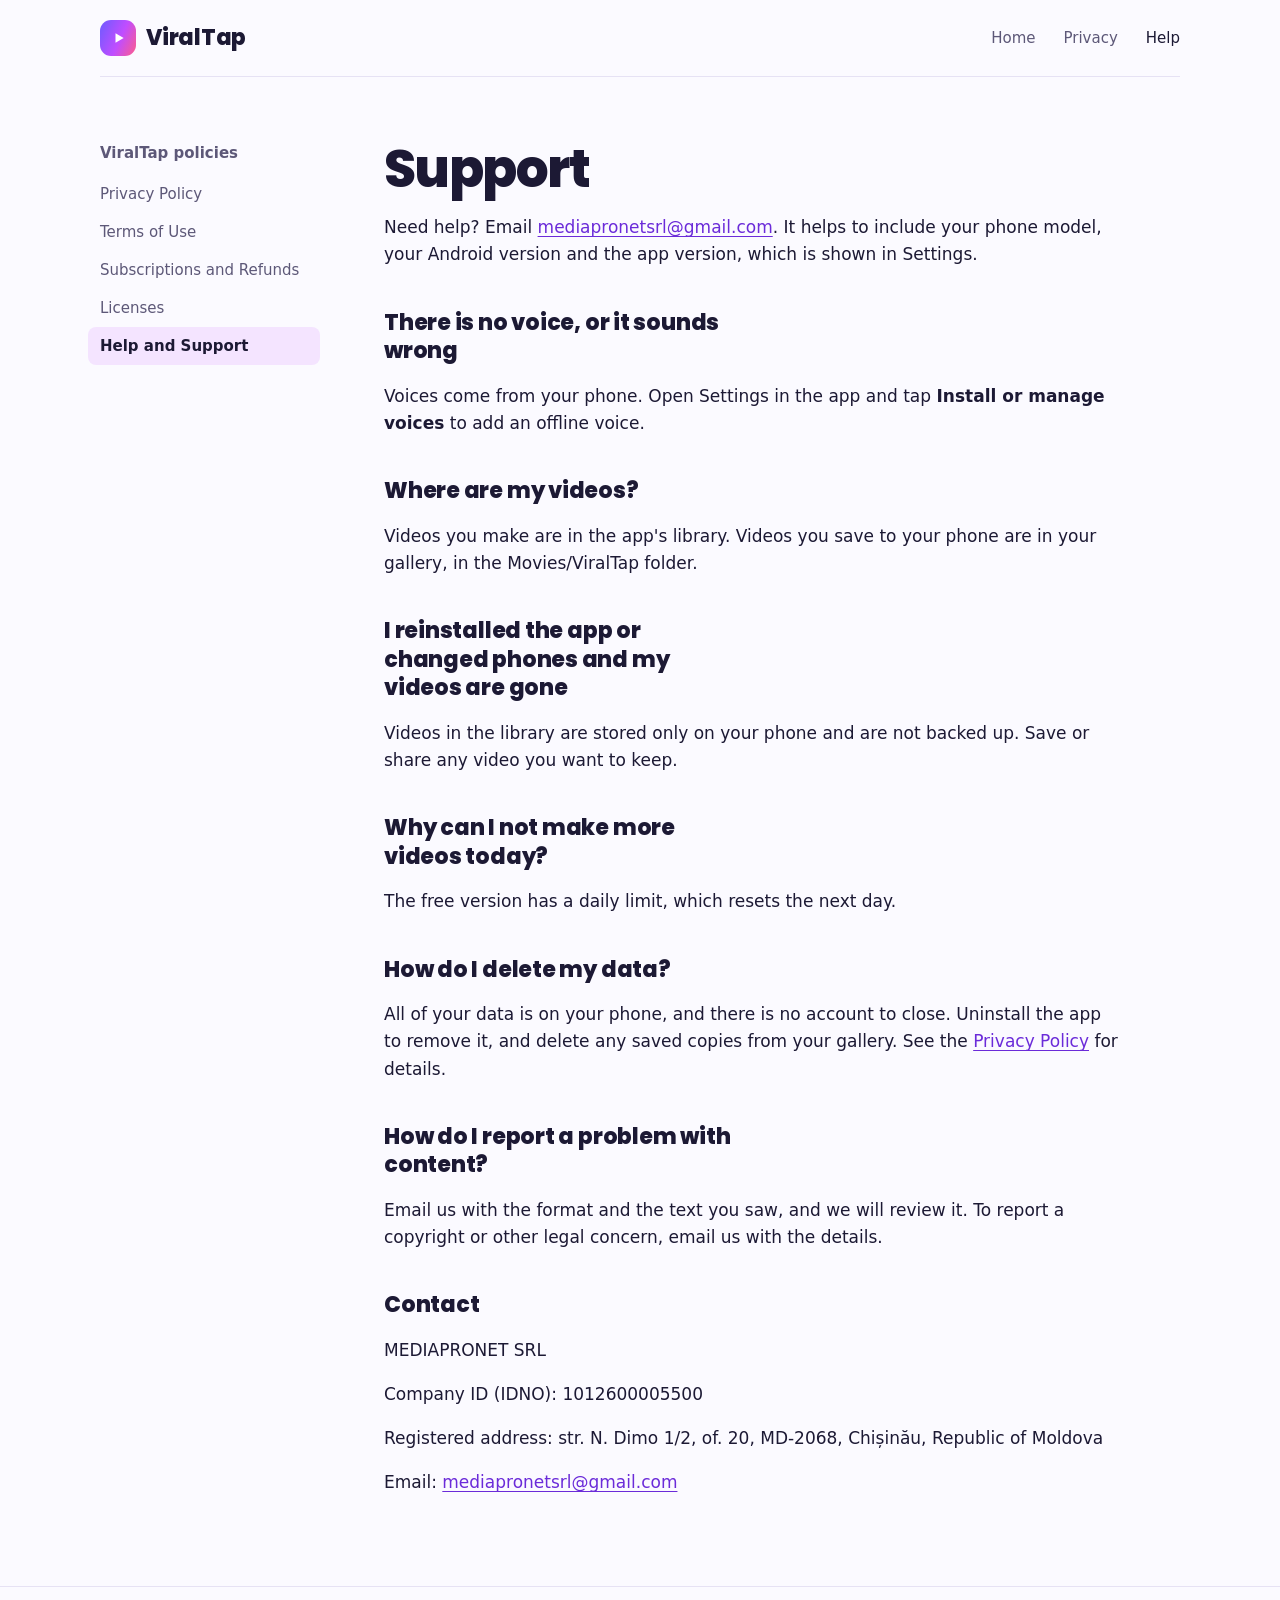
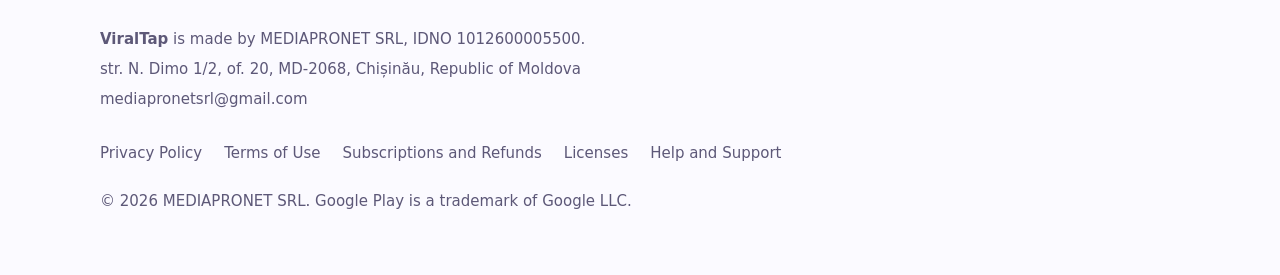
<file: support.html>
<!doctype html>
<html lang="en"><head><meta charset="utf-8"><meta name="viewport" content="width=device-width,initial-scale=1">
<title>Help and Support | ViralTap</title><meta name="description" content="Answers to common questions, and how to contact us.">
<link rel="canonical" href="https://sergiupogor.github.io/viraltap-app/support.html"><meta name="theme-color" content="#120f22">
<link rel="icon" type="image/png" href="assets/favicon.png"><link rel="stylesheet" href="styles.css"></head>
<body class="doc"><a class="skip" href="#main">Skip to content</a><div class="wrap"><header class="top"><a class="brand" href="./" aria-label="ViralTap home"><span class="mark"><svg viewBox="0 0 24 24" fill="#fff" aria-hidden="true"><path d="M6 4l14 8-14 8z"/></svg></span>ViralTap</a>
<nav aria-label="Main"><a href="./">Home</a><a href="privacy.html">Privacy</a><a href="support.html" aria-current="page">Help</a></nav></header>
<div class="doc-grid"><aside class="doc-side"><p>ViralTap policies</p><nav aria-label="Policies"><ul><li><a href="privacy.html">Privacy Policy</a></li><li><a href="terms.html">Terms of Use</a></li><li><a href="subscriptions.html">Subscriptions and Refunds</a></li><li><a href="licenses.html">Licenses</a></li><li><a href="support.html" aria-current="page">Help and Support</a></li></ul></nav></aside>
<main id="main"><article class="legal">
<h1>Support</h1>
<p>Need help? Email <a href="mailto:mediapronetsrl@gmail.com">mediapronetsrl@gmail.com</a>. It helps to include your phone model, your Android version and the app version, which is shown in Settings.</p>
<h2>There is no voice, or it sounds wrong</h2>
<p>Voices come from your phone. Open Settings in the app and tap <strong>Install or manage voices</strong> to add an offline voice.</p>
<h2>Where are my videos?</h2>
<p>Videos you make are in the app's library. Videos you save to your phone are in your gallery, in the Movies/ViralTap folder.</p>
<h2>I reinstalled the app or changed phones and my videos are gone</h2>
<p>Videos in the library are stored only on your phone and are not backed up. Save or share any video you want to keep.</p>
<h2>Why can I not make more videos today?</h2>
<p>The free version has a daily limit, which resets the next day.</p>
<h2>How do I delete my data?</h2>
<p>All of your data is on your phone, and there is no account to close. Uninstall the app to remove it, and delete any saved copies from your gallery. See the <a href="privacy.html">Privacy Policy</a> for details.</p>
<h2>How do I report a problem with content?</h2>
<p>Email us with the format and the text you saw, and we will review it. To report a copyright or other legal concern, email us with the details.</p>
<h2>Contact</h2>
<p>MEDIAPRONET SRL</p>
<p>Company ID (IDNO): 1012600005500</p>
<p>Registered address: str. N. Dimo 1/2, of. 20, MD-2068, Chișinău, Republic of Moldova</p>
<p>Email: <a href="mailto:mediapronetsrl@gmail.com">mediapronetsrl@gmail.com</a></p>
</article></main></div></div>
<footer class="site"><div class="wrap"><div class="row">
<div><p><b>ViralTap</b> is made by MEDIAPRONET SRL, IDNO 1012600005500.</p><p>str. N. Dimo 1/2, of. 20, MD-2068, Chișinău, Republic of Moldova</p><p><a href="mailto:mediapronetsrl@gmail.com">mediapronetsrl@gmail.com</a></p></div>
<nav aria-label="Legal and help"><a href="privacy.html">Privacy Policy</a><a href="terms.html">Terms of Use</a><a href="subscriptions.html">Subscriptions and Refunds</a><a href="licenses.html">Licenses</a><a href="support.html">Help and Support</a></nav>
</div><p style="margin-top:24px">© 2026 MEDIAPRONET SRL. Google Play is a trademark of Google LLC.</p></div></footer>
</body></html>
</file>
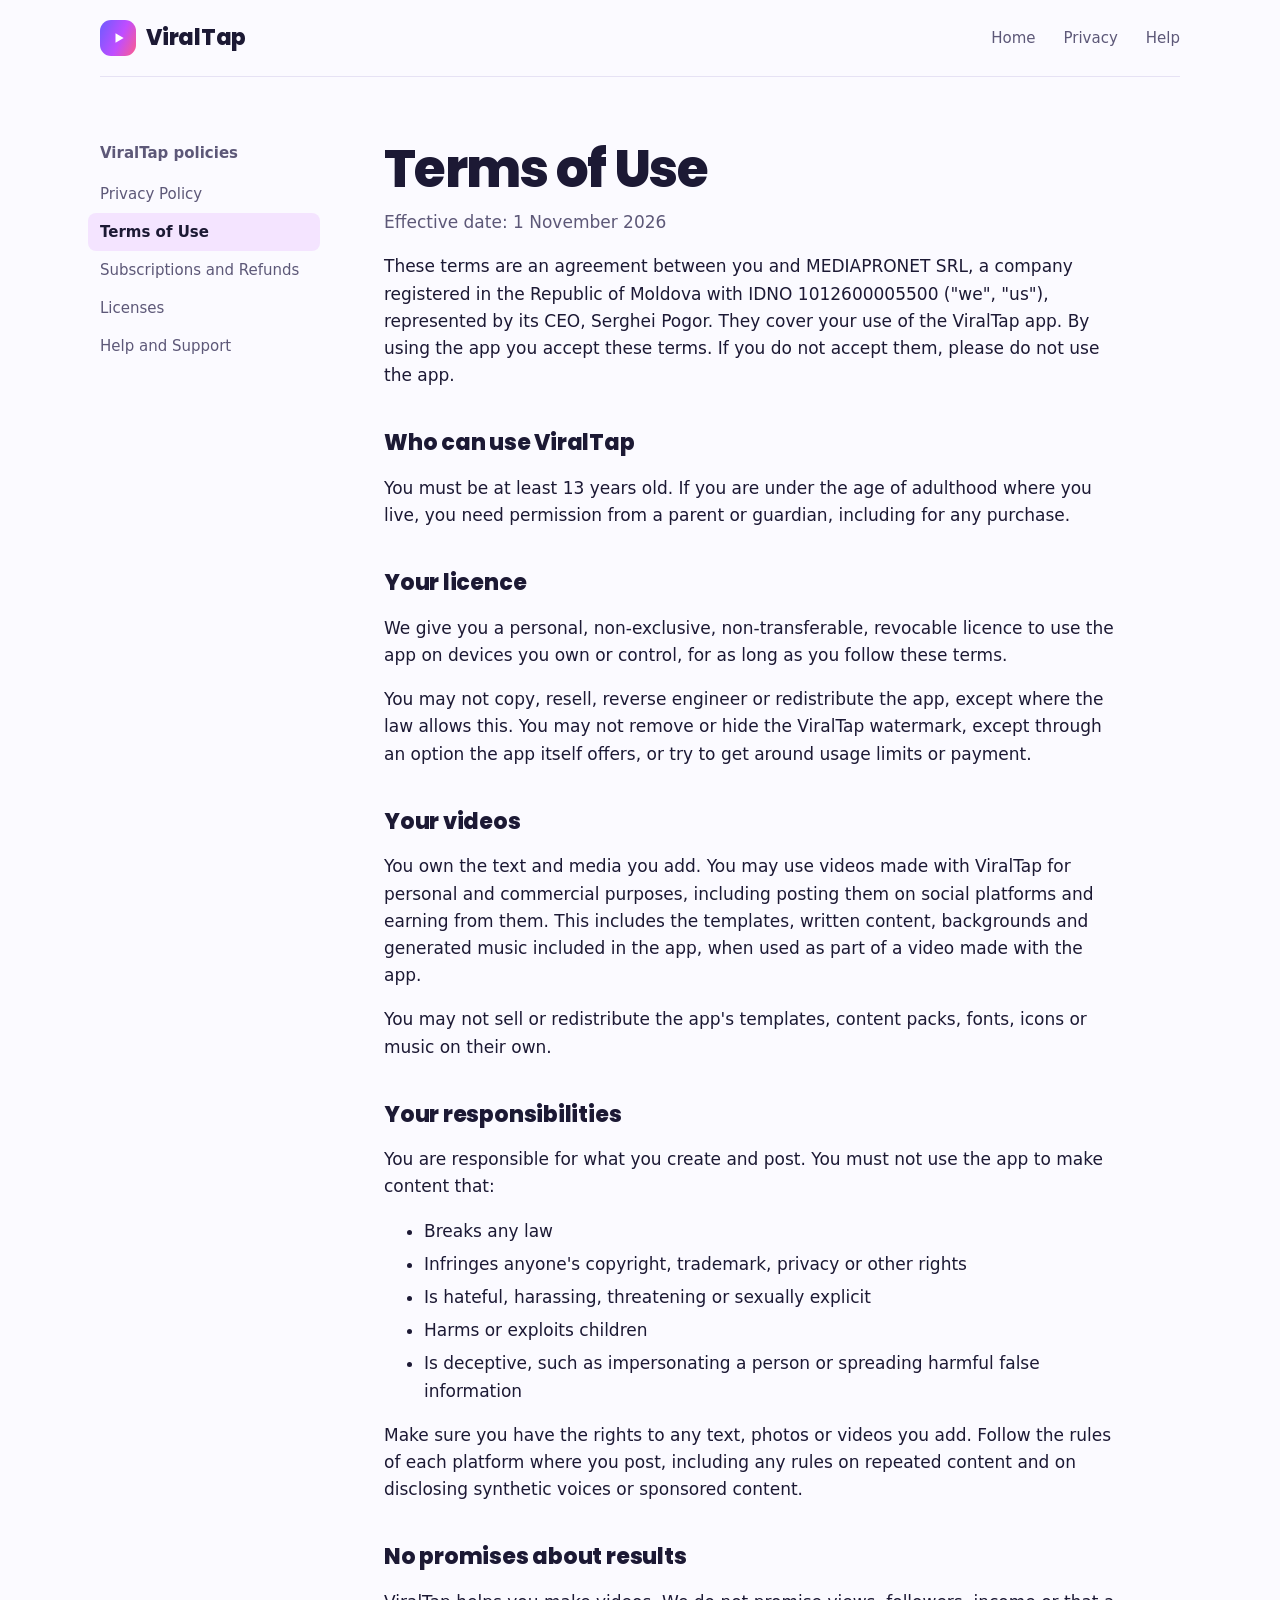
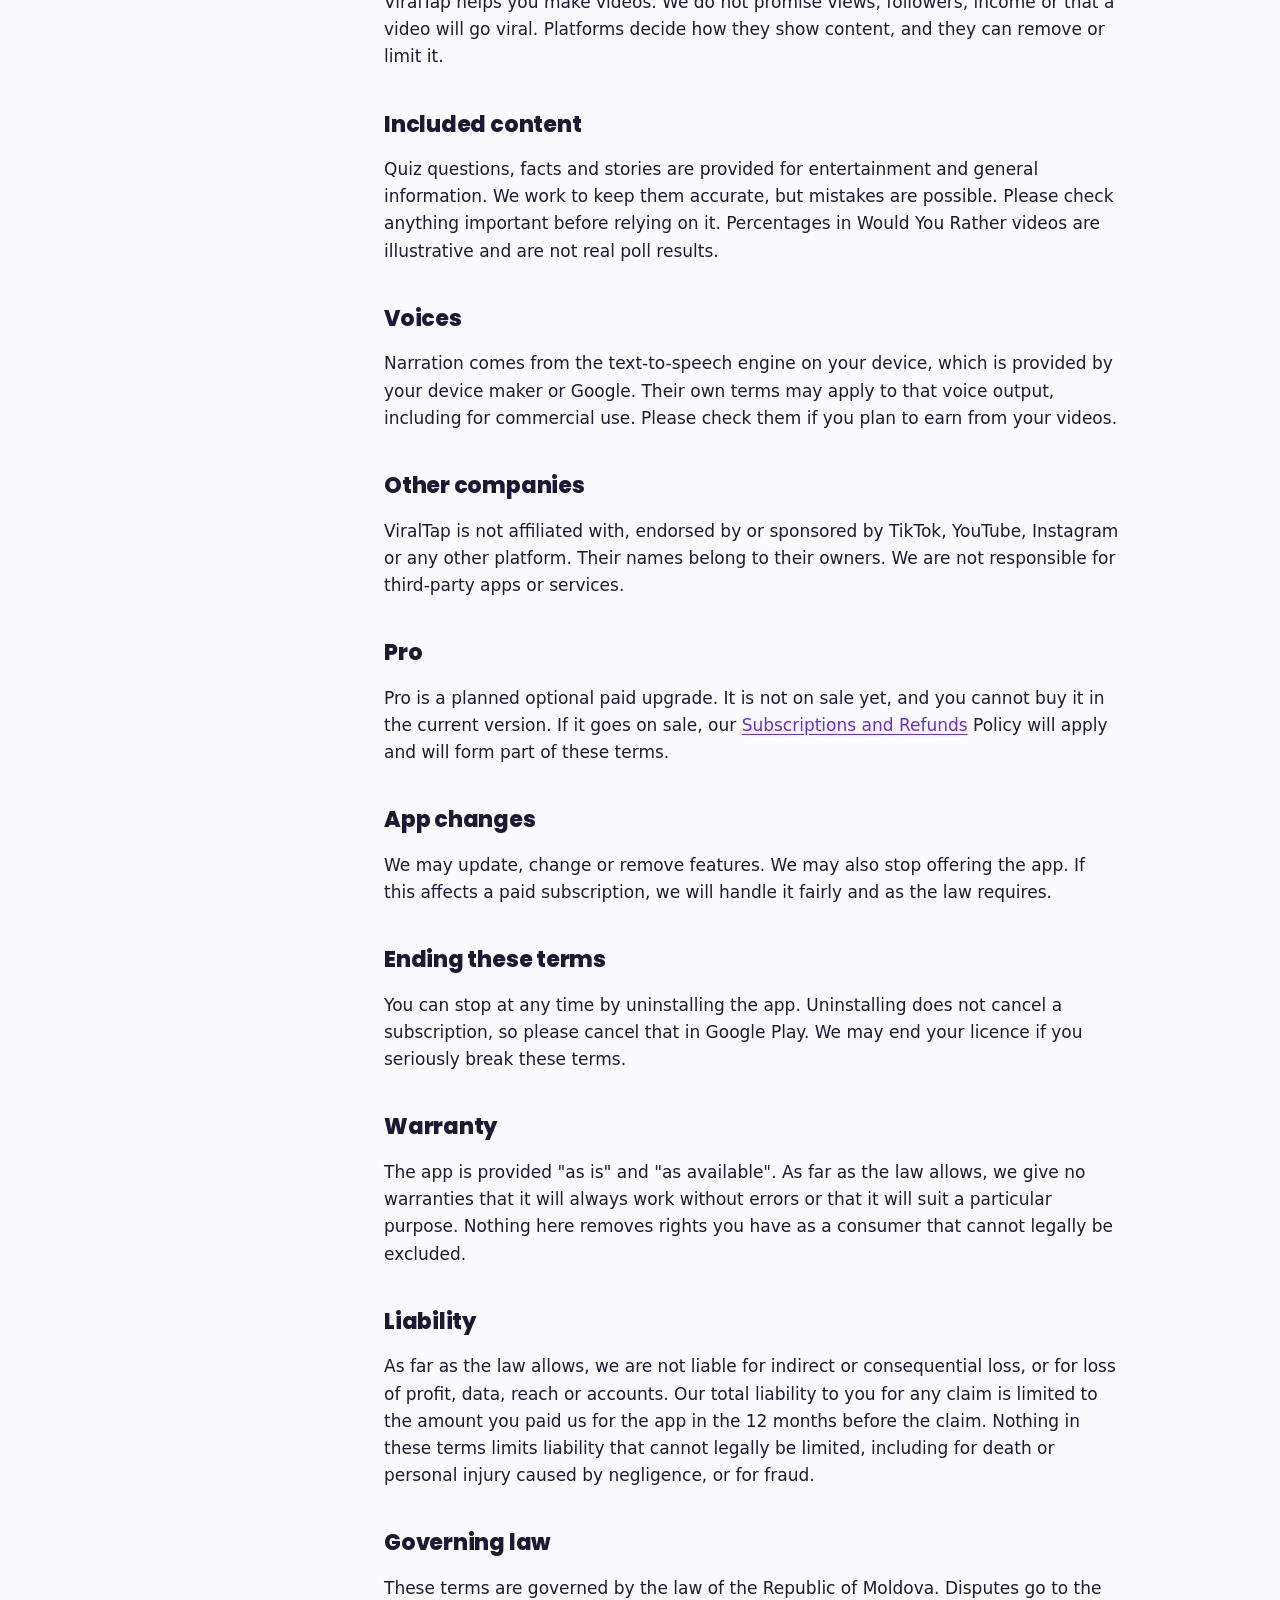
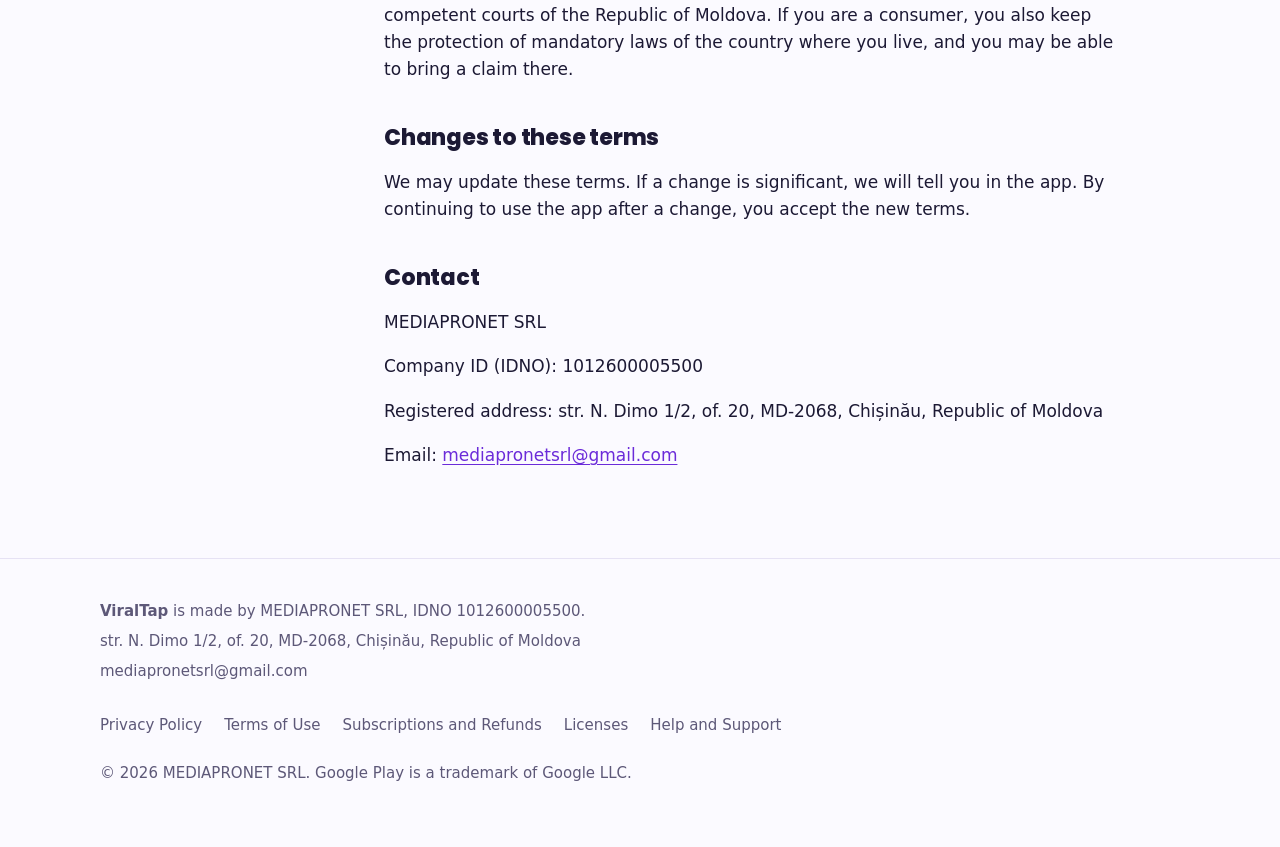
<file: terms.html>
<!doctype html>
<html lang="en"><head><meta charset="utf-8"><meta name="viewport" content="width=device-width,initial-scale=1">
<title>Terms of Use | ViralTap</title><meta name="description" content="The agreement for using ViralTap and the videos you make.">
<link rel="canonical" href="https://sergiupogor.github.io/viraltap-app/terms.html"><meta name="theme-color" content="#120f22">
<link rel="icon" type="image/png" href="assets/favicon.png"><link rel="stylesheet" href="styles.css"></head>
<body class="doc"><a class="skip" href="#main">Skip to content</a><div class="wrap"><header class="top"><a class="brand" href="./" aria-label="ViralTap home"><span class="mark"><svg viewBox="0 0 24 24" fill="#fff" aria-hidden="true"><path d="M6 4l14 8-14 8z"/></svg></span>ViralTap</a>
<nav aria-label="Main"><a href="./">Home</a><a href="privacy.html">Privacy</a><a href="support.html">Help</a></nav></header>
<div class="doc-grid"><aside class="doc-side"><p>ViralTap policies</p><nav aria-label="Policies"><ul><li><a href="privacy.html">Privacy Policy</a></li><li><a href="terms.html" aria-current="page">Terms of Use</a></li><li><a href="subscriptions.html">Subscriptions and Refunds</a></li><li><a href="licenses.html">Licenses</a></li><li><a href="support.html">Help and Support</a></li></ul></nav></aside>
<main id="main"><article class="legal">
<h1>Terms of Use</h1>
<p class="eff">Effective date: 1 November 2026</p>
<p>These terms are an agreement between you and MEDIAPRONET SRL, a company registered in the Republic of Moldova with IDNO 1012600005500 ("we", "us"), represented by its CEO, Serghei Pogor. They cover your use of the ViralTap app. By using the app you accept these terms. If you do not accept them, please do not use the app.</p>
<h2>Who can use ViralTap</h2>
<p>You must be at least 13 years old. If you are under the age of adulthood where you live, you need permission from a parent or guardian, including for any purchase.</p>
<h2>Your licence</h2>
<p>We give you a personal, non-exclusive, non-transferable, revocable licence to use the app on devices you own or control, for as long as you follow these terms.</p>
<p>You may not copy, resell, reverse engineer or redistribute the app, except where the law allows this. You may not remove or hide the ViralTap watermark, except through an option the app itself offers, or try to get around usage limits or payment.</p>
<h2>Your videos</h2>
<p>You own the text and media you add. You may use videos made with ViralTap for personal and commercial purposes, including posting them on social platforms and earning from them. This includes the templates, written content, backgrounds and generated music included in the app, when used as part of a video made with the app.</p>
<p>You may not sell or redistribute the app's templates, content packs, fonts, icons or music on their own.</p>
<h2>Your responsibilities</h2>
<p>You are responsible for what you create and post. You must not use the app to make content that:</p>
<ul><li>Breaks any law</li><li>Infringes anyone's copyright, trademark, privacy or other rights</li><li>Is hateful, harassing, threatening or sexually explicit</li><li>Harms or exploits children</li><li>Is deceptive, such as impersonating a person or spreading harmful false information</li></ul>
<p>Make sure you have the rights to any text, photos or videos you add. Follow the rules of each platform where you post, including any rules on repeated content and on disclosing synthetic voices or sponsored content.</p>
<h2>No promises about results</h2>
<p>ViralTap helps you make videos. We do not promise views, followers, income or that a video will go viral. Platforms decide how they show content, and they can remove or limit it.</p>
<h2>Included content</h2>
<p>Quiz questions, facts and stories are provided for entertainment and general information. We work to keep them accurate, but mistakes are possible. Please check anything important before relying on it. Percentages in Would You Rather videos are illustrative and are not real poll results.</p>
<h2>Voices</h2>
<p>Narration comes from the text-to-speech engine on your device, which is provided by your device maker or Google. Their own terms may apply to that voice output, including for commercial use. Please check them if you plan to earn from your videos.</p>
<h2>Other companies</h2>
<p>ViralTap is not affiliated with, endorsed by or sponsored by TikTok, YouTube, Instagram or any other platform. Their names belong to their owners. We are not responsible for third-party apps or services.</p>
<h2>Pro</h2>
<p>Pro is a planned optional paid upgrade. It is not on sale yet, and you cannot buy it in the current version. If it goes on sale, our <a href="subscriptions.html">Subscriptions and Refunds</a> Policy will apply and will form part of these terms.</p>
<h2>App changes</h2>
<p>We may update, change or remove features. We may also stop offering the app. If this affects a paid subscription, we will handle it fairly and as the law requires.</p>
<h2>Ending these terms</h2>
<p>You can stop at any time by uninstalling the app. Uninstalling does not cancel a subscription, so please cancel that in Google Play. We may end your licence if you seriously break these terms.</p>
<h2>Warranty</h2>
<p>The app is provided "as is" and "as available". As far as the law allows, we give no warranties that it will always work without errors or that it will suit a particular purpose. Nothing here removes rights you have as a consumer that cannot legally be excluded.</p>
<h2>Liability</h2>
<p>As far as the law allows, we are not liable for indirect or consequential loss, or for loss of profit, data, reach or accounts. Our total liability to you for any claim is limited to the amount you paid us for the app in the 12 months before the claim. Nothing in these terms limits liability that cannot legally be limited, including for death or personal injury caused by negligence, or for fraud.</p>
<h2>Governing law</h2>
<p>These terms are governed by the law of the Republic of Moldova. Disputes go to the competent courts of the Republic of Moldova. If you are a consumer, you also keep the protection of mandatory laws of the country where you live, and you may be able to bring a claim there.</p>
<h2>Changes to these terms</h2>
<p>We may update these terms. If a change is significant, we will tell you in the app. By continuing to use the app after a change, you accept the new terms.</p>
<h2>Contact</h2>
<p>MEDIAPRONET SRL</p>
<p>Company ID (IDNO): 1012600005500</p>
<p>Registered address: str. N. Dimo 1/2, of. 20, MD-2068, Chișinău, Republic of Moldova</p>
<p>Email: <a href="mailto:mediapronetsrl@gmail.com">mediapronetsrl@gmail.com</a></p>
</article></main></div></div>
<footer class="site"><div class="wrap"><div class="row">
<div><p><b>ViralTap</b> is made by MEDIAPRONET SRL, IDNO 1012600005500.</p><p>str. N. Dimo 1/2, of. 20, MD-2068, Chișinău, Republic of Moldova</p><p><a href="mailto:mediapronetsrl@gmail.com">mediapronetsrl@gmail.com</a></p></div>
<nav aria-label="Legal and help"><a href="privacy.html">Privacy Policy</a><a href="terms.html">Terms of Use</a><a href="subscriptions.html">Subscriptions and Refunds</a><a href="licenses.html">Licenses</a><a href="support.html">Help and Support</a></nav>
</div><p style="margin-top:24px">© 2026 MEDIAPRONET SRL. Google Play is a trademark of Google LLC.</p></div></footer>
</body></html>
</file>
<file: styles.css>
@font-face{font-family:"Poppins";font-weight:800;font-display:swap;src:url("assets/poppins-800.ttf") format("truetype")}

:root{
  --ink:#120f22;--ink-2:#1b1731;--ink-3:#26213f;
  --text:#f2efff;--muted:#a7a2c4;--line:rgba(242,239,255,.12);
  --violet:#6d5bff;--hot:#c04dff;--rose:#ff5c8a;--aqua:#5cf2c7;--sun:#ffd84d;
  --brand:linear-gradient(115deg,var(--violet),var(--hot) 55%,var(--rose));
  --display:"Poppins",ui-rounded,system-ui,sans-serif;
  --body:system-ui,-apple-system,"Segoe UI",Roboto,"Helvetica Neue",sans-serif;
  --gutter:clamp(16px,4vw,40px);
}
*{box-sizing:border-box}
html{-webkit-text-size-adjust:100%;scroll-behavior:smooth}
@media (prefers-reduced-motion:reduce){html{scroll-behavior:auto}}
body{margin:0;background:var(--ink);color:var(--text);font:17px/1.6 var(--body);overflow-x:hidden}
img{max-width:100%;display:block}
a{color:inherit}
:focus-visible{outline:3px solid var(--sun);outline-offset:3px;border-radius:6px}
.skip{position:absolute;left:-999px;top:8px;background:var(--sun);color:#120f22;padding:8px 14px;border-radius:8px;font-weight:700;z-index:9}
.skip:focus{left:8px}
.wrap{max-width:1160px;margin:0 auto;padding:0 var(--gutter)}

/* Header */
.top{display:flex;align-items:center;justify-content:space-between;gap:16px;padding:20px 0}
.brand{display:flex;align-items:center;gap:10px;text-decoration:none;font:800 22px/1 var(--display);letter-spacing:-.01em}
.mark{width:36px;height:36px;border-radius:11px;background:var(--brand);display:grid;place-items:center;flex:none}
.mark svg{width:14px;height:14px;margin-left:2px}
.top nav{display:flex;gap:clamp(12px,3vw,28px);font-size:15px}
.top nav a{text-decoration:none;color:var(--muted)}
.top nav a:hover,.top nav a[aria-current]{color:var(--text)}

/* Hero */
.hero{display:grid;grid-template-columns:minmax(0,1.15fr) minmax(0,.85fr);gap:clamp(32px,6vw,80px);align-items:center;padding:clamp(24px,6vw,72px) 0 clamp(48px,8vw,96px)}
.hero h1{font:800 clamp(44px,7.4vw,92px)/.98 var(--display);letter-spacing:-.035em;margin:0 0 24px}
.hero h1 span{display:block}
.lede{font-size:clamp(18px,2vw,21px);color:var(--muted);max-width:34em;margin:0 0 32px}
.cta{display:flex;flex-wrap:wrap;align-items:center;gap:14px 20px}
.play{display:inline-flex;align-items:center;gap:12px;padding:12px 20px 12px 16px;border-radius:14px;background:var(--text);color:var(--ink);text-decoration:none;font-weight:700}
.play svg{width:26px;height:26px}
.play small{display:block;font-size:12px;font-weight:600;opacity:.7;line-height:1.1}
.play b{display:block;font-size:18px;line-height:1.2}
.play[aria-disabled=true]{background:transparent;color:var(--text);box-shadow:inset 0 0 0 1.5px var(--line);cursor:default}
.textlink{color:var(--muted);text-underline-offset:4px}
.textlink:hover{color:var(--text)}
.promises{display:flex;flex-wrap:wrap;gap:8px 22px;list-style:none;padding:0;margin:36px 0 0;color:var(--muted);font-size:15px}
.promises li{display:flex;align-items:center;gap:8px}
.promises li::before{content:"";width:8px;height:8px;border-radius:50%;background:var(--aqua)}

/* Phone demo: the one loud thing on the page */
.stage{display:flex;flex-direction:column;align-items:center;gap:18px}
.phone{position:relative;width:min(320px,78vw);aspect-ratio:9/16;border-radius:38px;padding:9px;background:#05040b;box-shadow:0 0 0 1px rgba(255,255,255,.08),0 40px 90px -30px rgba(192,77,255,.55)}
.screen{position:relative;height:100%;border-radius:30px;overflow:hidden;background:#0d0a19;container-type:inline-size}
.orbs{position:absolute;inset:-20%;filter:blur(38px) saturate(1.2);opacity:.85;transition:opacity .4s}
.orbs i{position:absolute;border-radius:50%;width:60%;aspect-ratio:1;animation:drift 14s ease-in-out infinite alternate}
.orbs i:nth-child(1){left:-5%;top:5%;background:var(--o1)}
.orbs i:nth-child(2){right:-10%;top:35%;background:var(--o2);animation-duration:17s;animation-delay:-5s}
.orbs i:nth-child(3){left:15%;bottom:-5%;background:var(--o3);animation-duration:12s;animation-delay:-2s}
@keyframes drift{to{transform:translate(12%,-10%) scale(1.15)}}
.badge{position:absolute;left:6%;top:6%;display:flex;align-items:center;gap:6px;padding:5px 11px 5px 9px;border-radius:99px;background:rgba(10,8,20,.75);font:800 4.6cqw/1 var(--display);z-index:2}
.badge svg{width:3.4cqw;height:3.4cqw;fill:var(--sun)}
.scene{position:absolute;inset:0;display:flex;flex-direction:column;align-items:center;justify-content:center;padding:14% 8%;text-align:center;z-index:1}
.scene.in{animation:pop .45s cubic-bezier(.2,1.4,.4,1) both}
@keyframes pop{from{opacity:0;transform:scale(.86) translateY(4%)}}
.panel{width:100%;padding:9% 7%;border-radius:7cqw;background:rgba(12,9,24,.72);box-shadow:inset 0 0 0 1px rgba(255,255,255,.09);-webkit-backdrop-filter:blur(10px);backdrop-filter:blur(10px)}
.big{font:800 9.4cqw/1.12 var(--display);letter-spacing:-.02em;margin:0}
.mid{font:800 7cqw/1.18 var(--display);margin:0}
.small{font-size:4.6cqw;line-height:1.35;color:#d9d4f2;margin:4% 0 0}
.tag{font:800 4.4cqw/1 var(--display);color:var(--sun);margin:0 0 5%}
.ring{width:26cqw;height:26cqw;margin-top:9%;position:relative}
.ring svg{width:100%;height:100%;transform:rotate(-90deg)}
.ring circle{fill:none;stroke-width:9}
.ring .track{stroke:rgba(255,255,255,.15)}
.ring .arc{stroke:var(--sun);stroke-linecap:round;stroke-dasharray:283;animation:drain var(--d,3s) linear both}
@keyframes drain{to{stroke-dashoffset:283}}
.ring b{position:absolute;inset:0;display:grid;place-items:center;font:800 11cqw/1 var(--display)}
.tick{width:16cqw;height:16cqw;border-radius:50%;background:var(--sun);display:grid;place-items:center;margin:0 auto 7%}
.tick svg{width:45%;fill:#120f22}
.answer{color:var(--sun)}
.caps{font:800 9cqw/1.2 var(--display);letter-spacing:-.01em;text-shadow:0 2px 12px rgba(0,0,0,.6)}
.caps span{opacity:.55;transition:opacity .12s,color .12s}
.caps span.on{opacity:1;color:var(--sun)}
.caps span.done{opacity:1}
.vs{display:grid;gap:4%;width:100%}
.opt{position:relative;overflow:hidden;padding:8% 6%;border-radius:6cqw;font:800 6.4cqw/1.15 var(--display);background:rgba(12,9,24,.72);box-shadow:inset 0 0 0 1px rgba(255,255,255,.1)}
.opt .fill{position:absolute;inset:0;transform-origin:left;transform:scaleX(0);transition:transform 1.1s cubic-bezier(.2,.8,.2,1);opacity:.45}
.opt span{position:relative}
.or{font:800 5cqw/1 var(--display);color:var(--muted)}
.rank{font:800 26cqw/1 var(--display);color:transparent;-webkit-text-stroke:2px var(--sun);margin-bottom:2%}
.verdict{display:inline-block;padding:3% 7%;border-radius:99px;background:var(--aqua);color:#120f22;font:800 8cqw/1 var(--display);margin-bottom:6%}
.prog{position:absolute;left:18%;right:18%;bottom:9%;height:4px;border-radius:4px;background:rgba(255,255,255,.18);z-index:2;overflow:hidden}
.prog i{position:absolute;inset:0;background:var(--sun);transform-origin:left;transform:scaleX(0)}
.endcard .mark{width:20cqw;height:20cqw;border-radius:6cqw;margin:0 auto 6%}
.endcard .mark svg{width:40%;height:40%}

.formats{display:flex;flex-wrap:wrap;justify-content:center;gap:8px;margin:0;padding:0;border:0}
.formats legend{position:absolute;width:1px;height:1px;overflow:hidden;clip:rect(0 0 0 0)}
.formats input{position:absolute;opacity:0;pointer-events:none}
.formats label{padding:8px 14px;border-radius:99px;font-size:14px;font-weight:600;color:var(--muted);box-shadow:inset 0 0 0 1px var(--line);cursor:pointer;user-select:none}
.formats label:hover{color:var(--text)}
.formats input:checked+label{background:var(--text);color:var(--ink);box-shadow:none}
.formats input:focus-visible+label{outline:3px solid var(--sun);outline-offset:2px}
.pause{display:inline-flex;align-items:center;gap:8px;background:none;border:0;color:var(--muted);font:600 14px var(--body);cursor:pointer;padding:6px 10px;border-radius:8px}
.pause:hover{color:var(--text)}
.pause svg{width:14px;height:14px;fill:currentColor}
.controls{display:flex;flex-wrap:wrap;justify-content:center;gap:8px}
.pause.sound{color:var(--text);box-shadow:inset 0 0 0 1px var(--line);border-radius:99px;padding:8px 16px}
.pause.sound[aria-pressed="true"]{background:var(--sun);color:var(--ink);box-shadow:none}
.pause:focus-visible{outline:3px solid var(--sun);outline-offset:2px}
.demo-hint{margin:-4px 0 0;font-size:14px;color:var(--muted);text-align:center;min-height:1.4em}
.choices{display:grid;grid-auto-flow:column;grid-auto-columns:1fr;gap:3cqw;width:100%;margin-top:5%}
.choices button,.vs button.opt{font:800 6.4cqw/1.1 var(--display);color:#fff;border:0;cursor:pointer;text-align:center;transition:transform .15s,background .2s,box-shadow .2s}
.choices button{padding:4.5cqw 2cqw;border-radius:5cqw;background:rgba(12,9,24,.72);box-shadow:inset 0 0 0 1.5px rgba(255,255,255,.22)}
.choices button:hover:not(:disabled),.vs button.opt:hover:not(:disabled){transform:scale(1.04);box-shadow:inset 0 0 0 2px var(--sun)}
.choices button:active:not(:disabled),.vs button.opt:active:not(:disabled){transform:scale(.96)}
.choices button:focus-visible,.vs button.opt:focus-visible{outline:3px solid var(--sun);outline-offset:2px}
.choices button.picked{background:var(--sun);color:#120f22;box-shadow:none}
.choices button:disabled:not(.picked){opacity:.45;cursor:default}
.vs button.opt{width:100%;display:flex;justify-content:space-between;align-items:center;gap:3cqw}
.vs button.opt:disabled{cursor:default}
.vs button.opt.picked{box-shadow:inset 0 0 0 2.5px var(--sun)}
.opt em{position:relative;font-style:normal;font-size:5cqw;opacity:0;transition:opacity .4s .5s}
.vs.voted .opt em{opacity:1}
.you{font:800 6cqw/1.1 var(--display);margin:5% 0 0}
.you.ok{color:var(--aqua)}
.you.no{color:var(--rose)}

/* Sections */
section{padding:clamp(56px,9vw,112px) 0;border-top:1px solid var(--line)}
h2{font:800 clamp(32px,4.6vw,54px)/1.05 var(--display);letter-spacing:-.03em;margin:0 0 20px;max-width:16em}
.intro{color:var(--muted);font-size:clamp(17px,1.8vw,19px);max-width:36em;margin:0 0 48px}
.steps{list-style:none;padding:0;margin:0;display:grid;grid-template-columns:repeat(3,minmax(0,1fr));gap:clamp(24px,4vw,48px);counter-reset:s}
.steps li{counter-increment:s}
.steps li::before{content:counter(s);display:grid;place-items:center;width:44px;height:44px;border-radius:50%;background:var(--brand);font:800 20px/1 var(--display);margin-bottom:18px}
.steps h3,.feats h3{font:800 22px/1.25 var(--display);margin:0 0 8px;letter-spacing:-.01em}
.steps p,.feats p{margin:0;color:var(--muted)}
.shots{display:grid;grid-template-columns:repeat(3,minmax(0,1fr));gap:clamp(12px,2.5vw,28px);margin-top:clamp(40px,6vw,72px);align-items:start}
.shots img{border-radius:22px;box-shadow:0 0 0 1px var(--line);height:auto;background:var(--ink-2)}
.shots figure{margin:0}
.shots figcaption{margin-top:10px;font-size:14px;color:var(--muted)}
.feats{display:grid;grid-template-columns:repeat(2,minmax(0,1fr));gap:36px clamp(32px,6vw,80px);margin:0}
.feats div{padding-left:20px;border-left:3px solid var(--hot)}
.feats div:nth-child(3n+2){border-color:var(--aqua)}
.feats div:nth-child(3n){border-color:var(--sun)}
.private{display:grid;grid-template-columns:minmax(0,1fr) minmax(0,1fr);gap:clamp(32px,6vw,80px);align-items:start}
.private ul{list-style:none;margin:0;padding:0;display:grid;gap:2px}
.private li{display:flex;justify-content:space-between;gap:16px;padding:16px 0;border-bottom:1px solid var(--line)}
.private li b{font-weight:600}
.private li span{color:var(--aqua);font-weight:600;white-space:nowrap}
.faq details{border-bottom:1px solid var(--line)}
.faq summary{cursor:pointer;list-style:none;display:flex;justify-content:space-between;gap:16px;padding:20px 0;font:800 clamp(18px,2vw,21px)/1.3 var(--display)}
.faq summary::-webkit-details-marker{display:none}
.faq summary::after{content:"+";color:var(--hot);font-size:1.3em;line-height:.9;transition:transform .2s}
.faq details[open] summary::after{transform:rotate(45deg)}
.faq details p{margin:0 0 20px;color:var(--muted);max-width:44em}
.faq{max-width:820px}

/* Footer */
footer.site{border-top:1px solid var(--line);padding:40px 0 56px;color:var(--muted);font-size:15px}
footer.site .row{display:flex;flex-wrap:wrap;justify-content:space-between;gap:24px}
footer.site nav{display:flex;flex-wrap:wrap;gap:10px 22px}
footer.site a{text-decoration:none}
footer.site a:hover{color:var(--text);text-decoration:underline}
footer.site p{margin:0 0 6px}

/* Legal and help pages: readable long form, light or dark */
body.doc{--paper:#fbfaff;--doc-text:#1c1934;--doc-muted:#5d5878;--doc-line:#e6e2f4;--doc-link:#6b2bd9;background:var(--paper);color:var(--doc-text)}
@media (prefers-color-scheme:dark){body.doc{--paper:#120f22;--doc-text:#ece9fb;--doc-muted:#a7a2c4;--doc-line:rgba(242,239,255,.12);--doc-link:#d3a6ff}}
body.doc .top nav a{color:var(--doc-muted)}
body.doc .top nav a:hover,body.doc .top nav a[aria-current]{color:var(--doc-text)}
body.doc .top{border-bottom:1px solid var(--doc-line)}
body.doc .brand{color:var(--doc-text)}
.doc-grid{display:grid;grid-template-columns:220px minmax(0,1fr);gap:clamp(24px,5vw,72px);padding:clamp(32px,5vw,64px) 0 72px}
.doc-side{position:sticky;top:24px;align-self:start;font-size:15px}
.doc-side p{margin:0 0 10px;color:var(--doc-muted);font-weight:600}
.doc-side ul{list-style:none;margin:0;padding:0}
.doc-side a{display:block;padding:7px 12px;margin-left:-12px;border-radius:8px;text-decoration:none;color:var(--doc-muted)}
.doc-side a:hover{color:var(--doc-text)}
.doc-side a[aria-current]{background:rgba(192,77,255,.12);color:var(--doc-text);font-weight:600}
article.legal{max-width:68ch}
article.legal h1{font:800 clamp(34px,5vw,52px)/1.08 var(--display);letter-spacing:-.03em;margin:0 0 12px}
article.legal h2{font:800 22px/1.3 var(--display);letter-spacing:-.01em;margin:40px 0 10px}
article.legal p,article.legal li{color:var(--doc-text)}
article.legal li{margin:6px 0}
article.legal a{color:var(--doc-link);text-underline-offset:3px}
article.legal .eff{color:var(--doc-muted);margin-top:0}
body.doc footer.site{border-color:var(--doc-line);color:var(--doc-muted)}
body.doc footer.site a:hover{color:var(--doc-text)}
.hub{list-style:none;padding:0;margin:24px 0 0;display:grid;gap:0}
.hub a{display:block;padding:18px 0;border-bottom:1px solid var(--doc-line);text-decoration:none}
.hub a b{display:block;font:800 20px/1.3 var(--display);color:var(--doc-text)}
.hub a span{color:var(--doc-muted)}
.hub a:hover b{text-decoration:underline}

@media (max-width:880px){
  .hero{grid-template-columns:1fr}
  .phone{width:min(270px,70vw)}
  .hero-copy{text-align:left}
  .steps,.feats,.private{grid-template-columns:1fr}
  .doc-grid{grid-template-columns:1fr}
  .doc-side{position:static}
  .doc-side ul{display:flex;flex-wrap:wrap;gap:4px 8px}
  .doc-side a{margin-left:0;padding:6px 10px}
}
@media (max-width:560px){
  .top nav a.hide-sm{display:none}
  .shots{grid-template-columns:repeat(3,minmax(0,1fr));gap:8px}
  .shots img{border-radius:12px}
  .shots figcaption{font-size:12px}
}
@media (prefers-reduced-motion:reduce){
  .orbs i,.scene.in,.ring .arc{animation:none}
  .opt .fill,.caps span,.choices button,.vs button.opt,.opt em{transition:none}
}
</file>
